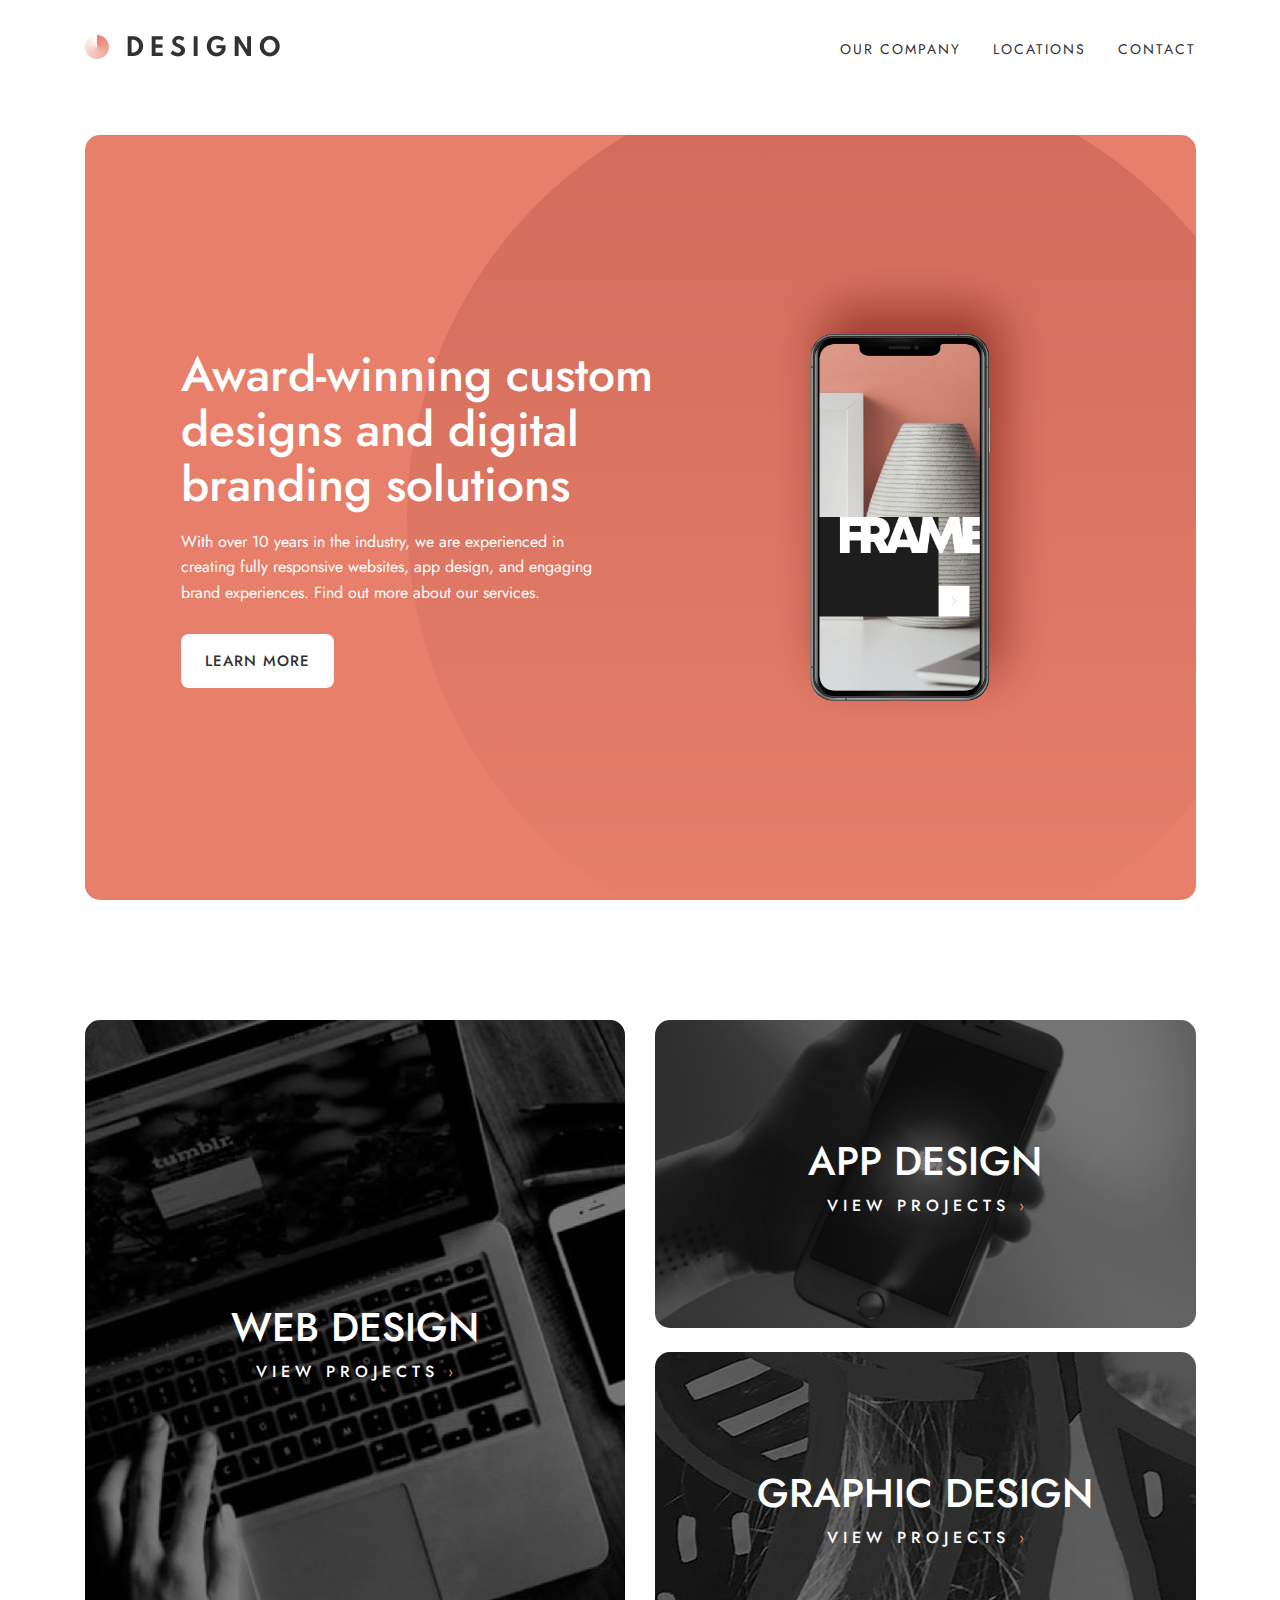
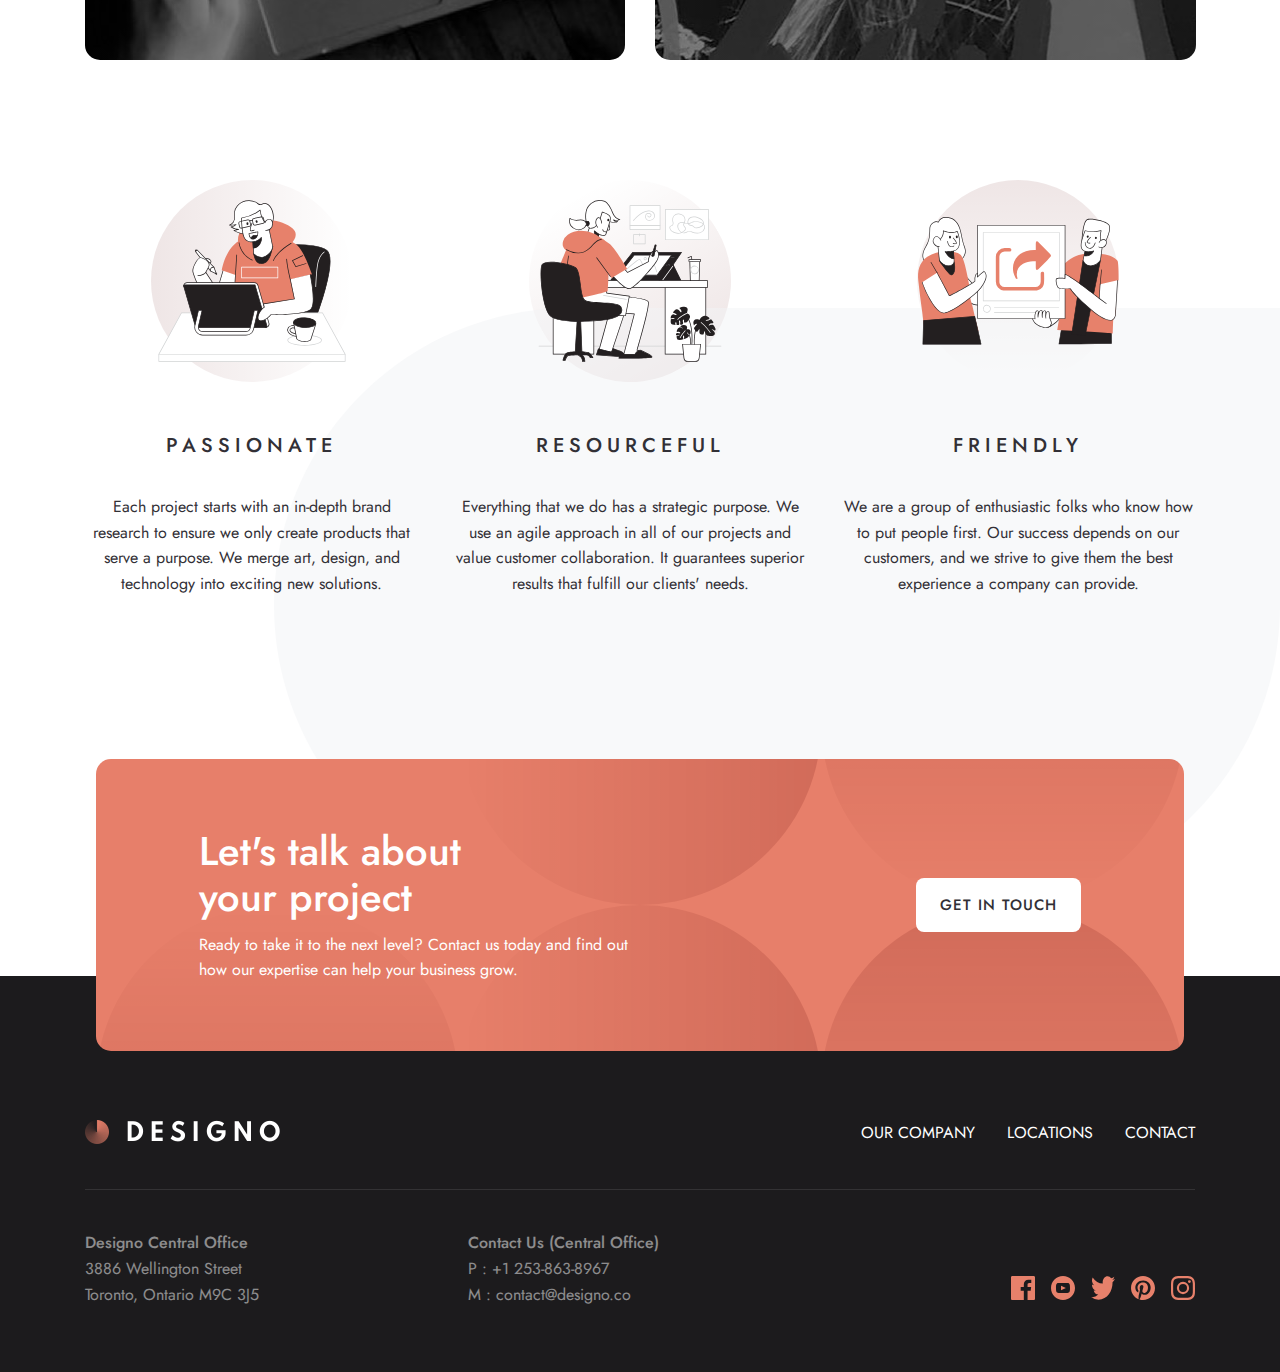
<file: index.html>
<!DOCTYPE html>
<html lang="en">

<head>
  <meta charset="UTF-8">
  <meta name="viewport" content="width=device-width, initial-scale=1.0">

  <link rel="icon" type="image/png" sizes="32x32" href="./assets/favicon-32x32.png">

  <title>Frontend Mentor | Designo Agency Website Challenge</title>
  <link rel="preconnect" href="https://fonts.googleapis.com">
  <link rel="preconnect" href="https://fonts.gstatic.com" crossorigin>
  <link href="https://fonts.googleapis.com/css2?family=Jost:wght@400;500&display=swap" rel="stylesheet">
  <link rel="stylesheet" href="style.css">
</head>

<body>

  <!-- Header -->
  <header id="header">
    <div class="container">
      <div class="header-flex">
        <div>
          <a href="index.html" class="logo-link">
            <img src="./assets/shared/desktop/logo-dark.png" alt="Designo logo with symbol" class="logo">
          </a>
        </div>

        <div class="menu-btn">
          <button aria-label="Open navigation" id="open-btn" class="btn open-btn">
            <img src="./assets/shared/mobile/icon-hamburger.svg" alt="Hamburger Icon for Menu Opening">
          </button>
          <button aria-label="Close navigation" id="close-btn" class="btn close-btn">
            <img src="./assets/shared/mobile/icon-close.svg" alt="Close Icon for Menu Closing">
          </button>
        </div>

        <!-- <div class="nav" id="nav"> -->
        <nav id="nav" class="nav">
          <ul class="nav-list">
            <li class="nav-item"><a href="./index.html" class="nav-link">Our Company</a></li>
            <li class="nav-item"><a href="./locations.html" class="nav-link">Locations</a></li>
            <li class="nav-item"><a href="./contact.html" class="nav-link">Contact</a></li>
          </ul>
        </nav>
        <!-- </div> -->
      </div>
    </div>
  </header>

  <main>
    <!-- Hero -->
    <section class="hero container">
      <div class="hero-flex">
        <div class="hero-detail">
          <h1>Award-winning custom designs and digital branding solutions</h1>
          <p>With over 10 years in the industry, we are experienced in creating fully responsive websites, app design,
            and engaging brand experiences. Find out more about our services.</p>
          <a href="./about.html" class="btn btn-white">Learn more</a>
        </div>

        <img src="./assets/home/desktop/image-hero-phone.png" alt="" class="hero-image">
      </div>
    </section>

    <!-- Project -->
    <section class="project-section">
      <div class="container">
        <div class="project-grid">
          <a href="./web-design.html" class="project web-project">
            <h3>Web Design</h3>
            <p>View Projects <img class="right-arrow" src="./assets/shared/desktop/icon-right-arrow.svg" alt=""></p>
          </a>

          <a href="./app-design.html" class="project app-project">
            <h3>App Design</h3>
            <p>View Projects <img class="right-arrow" src="./assets/shared/desktop/icon-right-arrow.svg" alt="right arrow"></p>
          </a>

          <a href="./graphic-design.html" class="project graphic-project">
            <h3>Graphic Design</h3>
            <p>View Projects <img class="right-arrow" src="./assets/shared/desktop/icon-right-arrow.svg" alt="right arrow"></p>
          </a>

        </div>
      </div>
    </section>

    <!-- Feature -->
    <section class="feature-section">
      <div class="container">
        <div class="features">
          <div class="feature">
            <div class="feature-image feature-image-passionate">
              <img src="./assets/home/desktop/illustration-passionate.svg" alt="">
            </div>

            <div class="feature-detail">
              <h4>Passionate</h4>
              <p>Each project starts with an in-depth brand research to ensure we only create products that serve a
                purpose. We merge art, design, and technology into exciting new solutions.</p>
            </div>
          </div>

          <div class="feature">
            <div class="feature-image feature-image-resourceful">
              <img src="./assets/home/desktop/illustration-resourceful.svg" alt="">
            </div>

            <div class="feature-detail">
              <h4>Resourceful</h4>
              <p>Everything that we do has a strategic purpose. We use an agile approach in all of our projects and
                value customer collaboration. It guarantees superior results that fulfill our clients' needs.</p>
            </div>
          </div>

          <div class="feature">
            <div class="feature-image feature-image-friendly">
              <img src="./assets/home/desktop/illustration-friendly.svg" alt="">
            </div>

            <div class="feature-detail">
              <h4>Friendly</h4>
              <p>We are a group of enthusiastic folks who know how to put people first. Our success depends on our
                customers, and we strive to give them the best experience a company can provide.</p>
            </div>
          </div>
        </div>
      </div>
    </section>
  </main>

  <footer>
    <div class="container">
      <section class="get-in-touch-section">
        <div class="container">
          <div class="get-in-touch">
            <div class="get-in-touch-detail">
              <h2>Let's talk about your project</h2>
              <p>Ready to take it to the next level? Contact us today and find out how our expertise can help your
                business
                grow.</p>
            </div>
            <a href="./contact.html" class="btn btn-white">Get in touch</a>
          </div>
        </div>
      </section>

      <div class="footer-grid">
        <div class="footer-grid-main">
          <a class="logo-link" href="">
            <img src="./assets/shared/desktop/logo-light.png" alt="Company logo" class="logo">
          </a>

          <div class="partition"></div>

          <div class="menu">
            <ul class="footer-list">
              <li class="footer-item"><a class="footer-link" href="./index.html">Our Company</a></li>
              <li class="footer-item"><a class="footer-link" href="./locations.html">Locations</a></li>
              <li class="footer-item"><a class="footer-link" href="./contact.html">Contact</a></li>
            </ul>
          </div>
        </div>

        <div class="address">
          <h5>Designo Central Office</h5>
          <p>3886 Wellington Street</p>
          <p>Toronto, Ontario M9C 3J5</p>
        </div>

        <div class="contact-us">
          <h5>Contact Us (Central Office)</h5>
          <p>P : +1 253-863-8967</p>
          <p>M : contact@designo.co</p>
        </div>

        <div class="social-icons">
          <ul class="social-list">
            <li class="social-item"><a class="social-link" href="#"><img src="./assets/shared/desktop/icon-facebook.svg"
                  alt="facebook logo"></a></li>
            <li class="social-item"><a class="social-link" href="#"><img src="./assets/shared/desktop/icon-youtube.svg"
                  alt="youtube logo"></a></li>
            <li class="social-item"><a class="social-link" href="#"><img src="./assets/shared/desktop/icon-twitter.svg"
                  alt="twitter logo"></a></li>
            <li class="social-item"><a class="social-link" href="#"><img src="./assets/shared/desktop/icon-pinterest.svg"
                  alt="pinterest logo"></a></li>
            <li class="social-item"><a class="social-link" href="#"><img src="./assets/shared/desktop/icon-instagram.svg"
                  alt="instagram logo"></a></li>
          </ul>
        </div>
      </div>

    </div>
  </footer>

  <script src="./index.js"></script>
</body>

</html>
</file>
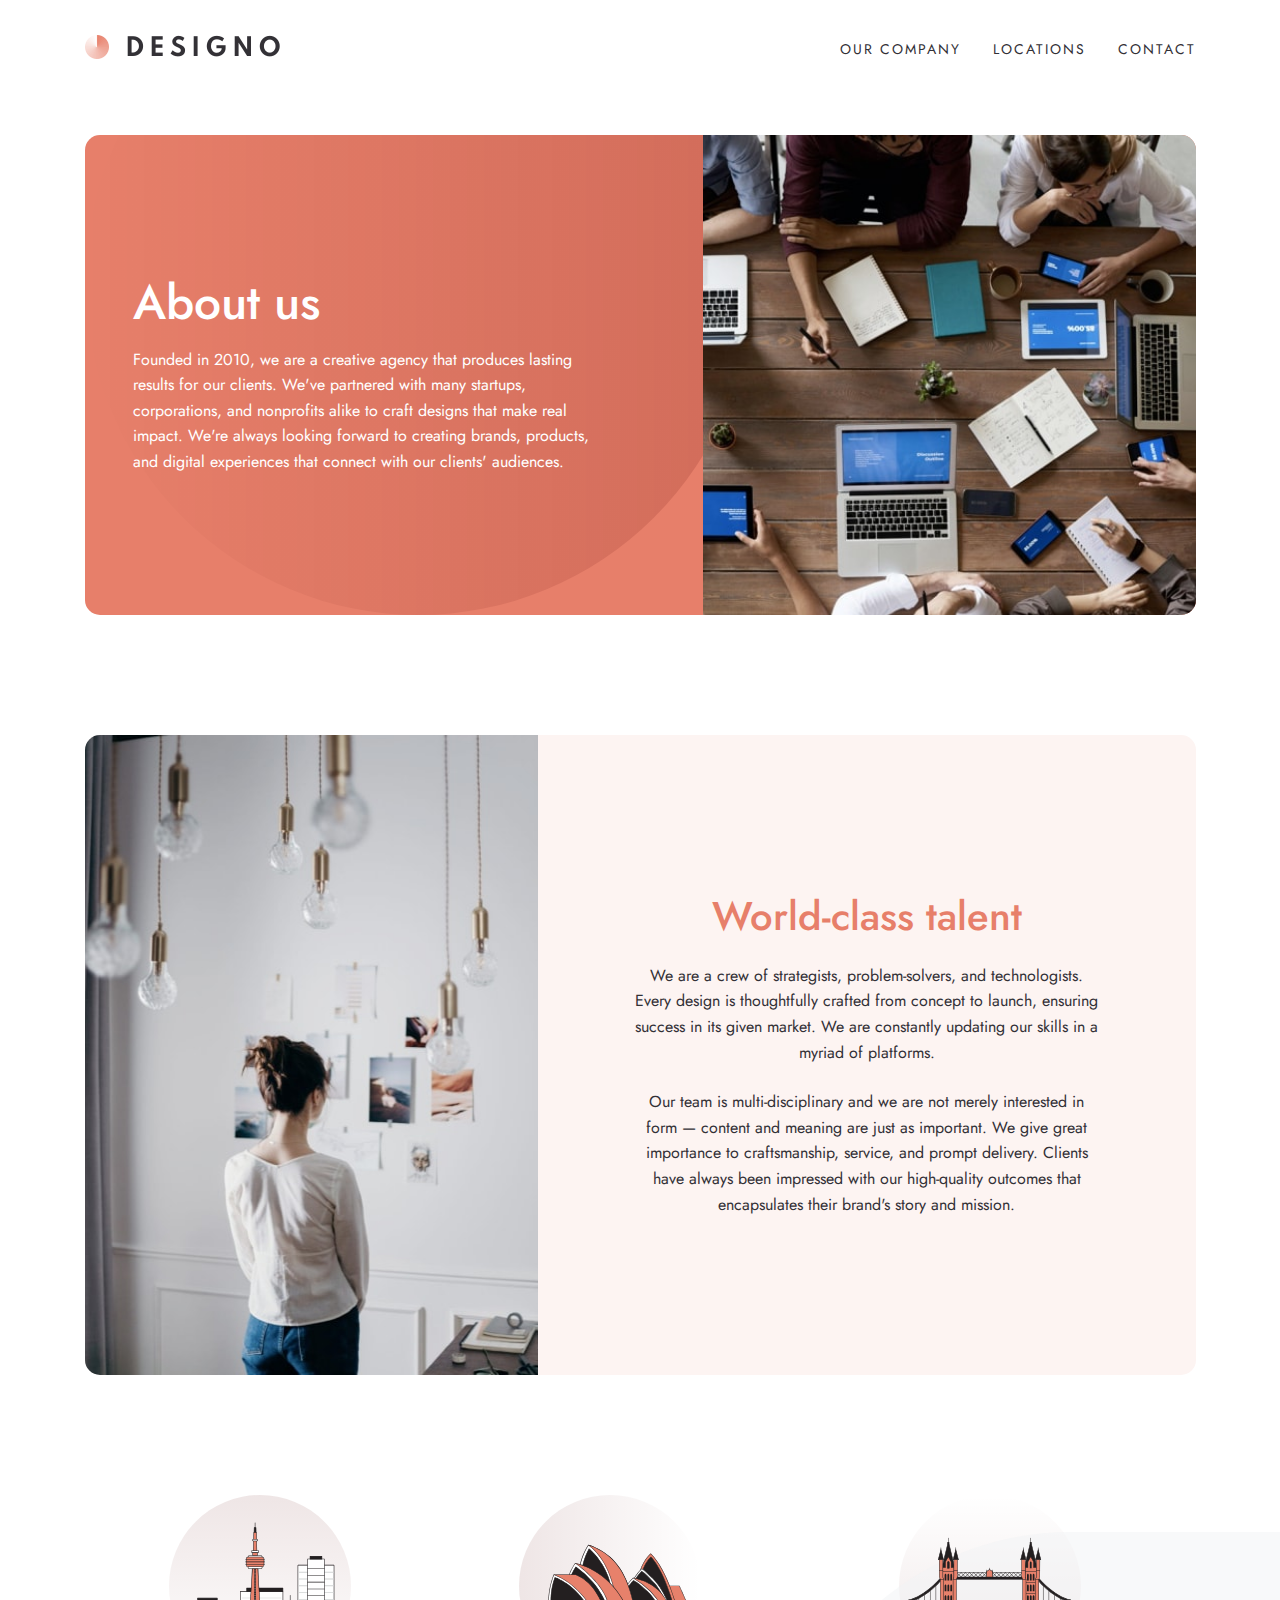
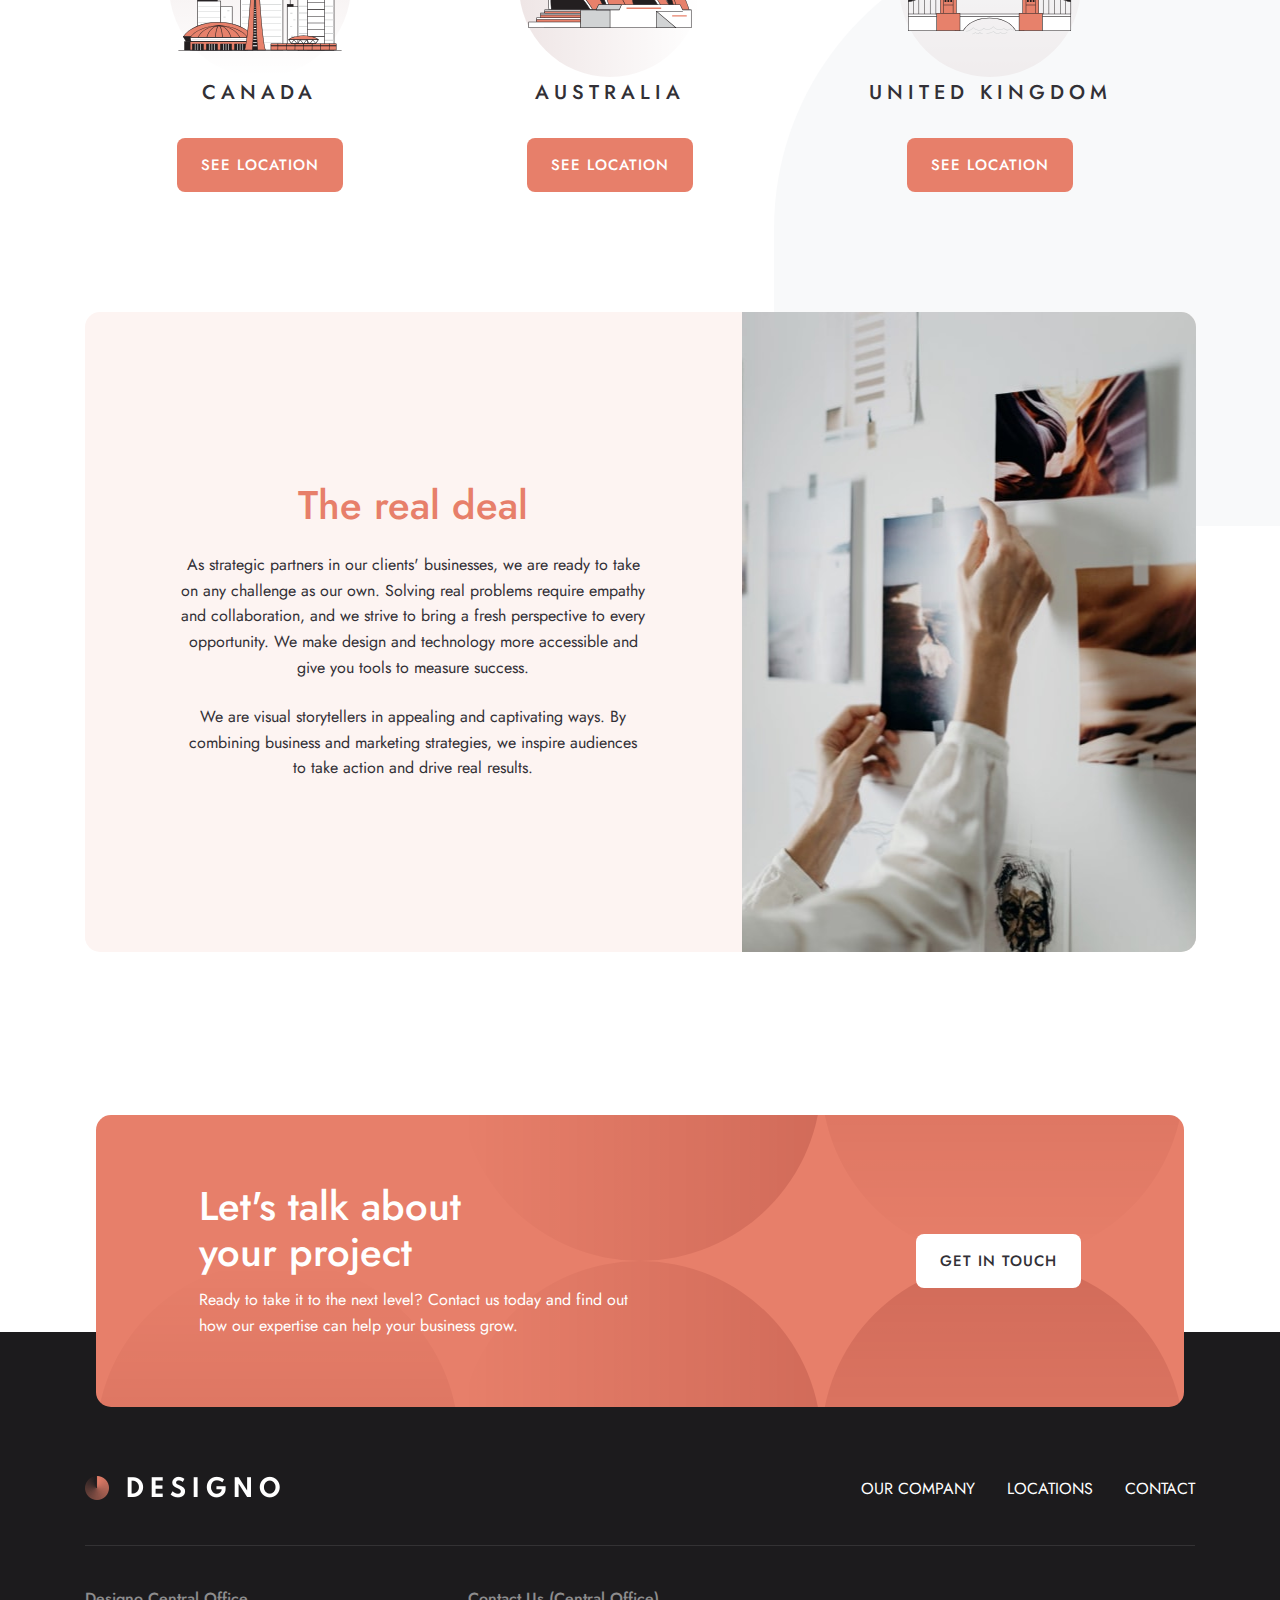
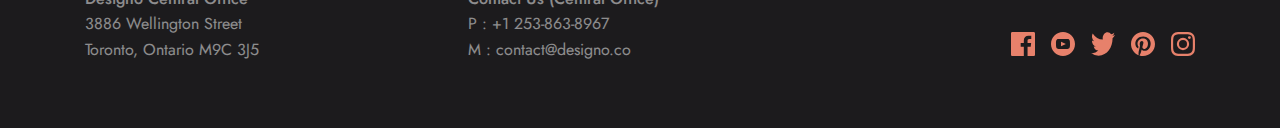
<file: about.html>
<!DOCTYPE html>
<html lang="en">

<head>
  <meta charset="UTF-8">
  <meta name="viewport" content="width=device-width, initial-scale=1.0">

  <link rel="icon" type="image/png" sizes="32x32" href="./assets/favicon-32x32.png">

  <title>Frontend Mentor | Designo Agency Website Challenge</title>
  <link rel="preconnect" href="https://fonts.googleapis.com">
  <link rel="preconnect" href="https://fonts.gstatic.com" crossorigin>
  <link href="https://fonts.googleapis.com/css2?family=Jost:wght@400;500&display=swap" rel="stylesheet">
  <link rel="stylesheet" href="style.css">
</head>

<body>

  <!-- Header -->
  <header id="header">
    <div class="container">
      <div class="header-flex">
        <div>
          <a href="index.html" class="logo-link">
            <img src="./assets/shared/desktop/logo-dark.png" alt="Designo logo with symbol" class="logo">
          </a>
        </div>

        <div class="menu-btn">
          <button aria-label="Open navigation" id="open-btn" class="btn open-btn">
            <img src="./assets/shared/mobile/icon-hamburger.svg" alt="Hamburger Icon for Menu Opening">
          </button>
          <button aria-label="Close navigation" id="close-btn" class="btn close-btn">
            <img src="./assets/shared/mobile/icon-close.svg" alt="Close Icon for Menu Closing">
          </button>
        </div>

        <!-- <div class="nav" id="nav"> -->
        <nav id="nav" class="nav">
          <ul class="nav-list">
            <li class="nav-item"><a href="./index.html" class="nav-link">Our Company</a></li>
            <li class="nav-item"><a href="./locations.html" class="nav-link">Locations</a></li>
            <li class="nav-item"><a href="./contact.html" class="nav-link">Contact</a></li>
          </ul>
        </nav>
        <!-- </div> -->
      </div>
    </div>
  </header>

  <main>
    <!-- Hero -->
    <section class="hero-about container">
      <div class="hero-flex hero-about-flex">
        <div class="hero-image-container">
        </div>
        <div class="hero-detail hero-about-detail">
          <h1>About us</h1>
          <p>Founded in 2010, we are a creative agency that produces lasting results for our clients.
            We've partnered with many startups, corporations, and nonprofits alike to craft designs
            that make real impact. We're always looking forward to creating brands, products, and
            digital experiences that connect with our clients' audiences.</p>
        </div>
      </div>
    </section>

    <div class="card-2 about-card container">
      <div class="world-class-image">
      </div>
      <div class="about-card-detail">
        <h2>World-class talent</h2>
        <p>We are a crew of strategists, problem-solvers, and technologists. Every design is thoughtfully
          crafted from concept to launch, ensuring success in its given market. We are constantly updating
          our skills in a myriad of platforms.</p>
        <p>Our team is multi-disciplinary and we are not merely interested in form — content and meaning
          are just as important. We give great importance to craftsmanship, service, and prompt delivery.
          Clients have always been impressed with our high-quality outcomes that encapsulates their
          brand's story and mission.</p>
      </div>
    </div>

    <section class="location-section">
      <div class="container">
        <div class="location-flex">
          <div class="location">
            <div class="canada-bg">
              <img src="./assets/shared/desktop/illustration-canada.svg" alt="Canada">
            </div>
            <h4>Canada</h4>
            <a href="./locations.html" class="btn btn-color">See location</a>
          </div>

          <div class="location">
            <div class="australia-bg">
              <img src="./assets/shared/desktop/illustration-australia.svg" alt="opera house sydney">
            </div>
            <h4>Australia</h4>
            <a href="./locations.html" class="btn btn-color">See location</a>
          </div>

          <div class="location">
            <div class="uk-bg">
              <img src="./assets/shared/desktop/illustration-united-kingdom.svg" alt="golden bridge london" class="uk-bg">
            </div>
            <h4>United Kingdom</h4>
            <a href="./locations.html" class="btn btn-color">See location</a>
          </div>
        </div>
      </div>
    </section>

    <div class="card-2 about-card container reverse-card-2">
      <div class="real-deal-image">
      </div>
      <div class="about-card-detail">
        <h2>The real deal</h2>
        <p>As strategic partners in our clients' businesses, we are ready to take on any challenge as our own.
          Solving real problems require empathy and collaboration, and we strive to bring a fresh perspective to every
          opportunity. We make design and technology more accessible and give you tools to measure success.</p>
        <p>We are visual storytellers in appealing and captivating ways. By combining business and marketing strategies,
          we inspire audiences to take action and drive real results.</p>
      </div>
    </div>

  </main>

  <footer class="footer-half-leaf">
    <div class="container">
      <section class="get-in-touch-section">
        <div class="container">
          <div class="get-in-touch">
            <div class="get-in-touch-detail">
              <h2>Let's talk about your project</h2>
              <p>Ready to take it to the next level? Contact us today and find out how our expertise can help your
                business grow.</p>
            </div>
            <a href="./contact.html" class="btn btn-white">Get in touch</a>
          </div>
        </div>
      </section>

      <div class="footer-grid">
        <div class="footer-grid-main">
          <a class="logo-link" href="./index.html">
            <img src="./assets/shared/desktop/logo-light.png" alt="Company logo" class="logo">
          </a>

          <div class="partition"></div>

          <div class="menu">
            <ul class="footer-list">
              <li class="footer-item"><a class="footer-link" href="./index.html">Our Company</a></li>
              <li class="footer-item"><a class="footer-link" href="./locations.html">Locations</a></li>
              <li class="footer-item"><a class="footer-link" href="./contact.html">Contact</a></li>
            </ul>
          </div>
        </div>

        <div class="address">
          <h5>Designo Central Office</h5>
          <p>3886 Wellington Street</p>
          <p>Toronto, Ontario M9C 3J5</p>
        </div>

        <div class="contact-us">
          <h5>Contact Us (Central Office)</h5>
          <p>P : +1 253-863-8967</p>
          <p>M : contact@designo.co</p>
        </div>

        <div class="social-icons">
          <ul class="social-list">
            <li class="social-item"><a class="social-link" href="#"><img src="./assets/shared/desktop/icon-facebook.svg"
                  alt="facebook logo"></a></li>
            <li class="social-item"><a class="social-link" href="#"><img src="./assets/shared/desktop/icon-youtube.svg"
                  alt="youtube logo"></a></li>
            <li class="social-item"><a class="social-link" href="#"><img src="./assets/shared/desktop/icon-twitter.svg"
                  alt="twitter logo"></a></li>
            <li class="social-item"><a class="social-link" href="#"><img src="./assets/shared/desktop/icon-pinterest.svg"
                  alt="pinterest logo"></a></li>
            <li class="social-item"><a class="social-link" href="#"><img src="./assets/shared/desktop/icon-instagram.svg"
                  alt="instagram logo"></a></li>
          </ul>
        </div>
      </div>

    </div>
  </footer>

  <script src="./index.js"></script>
</body>

</html>
</file>
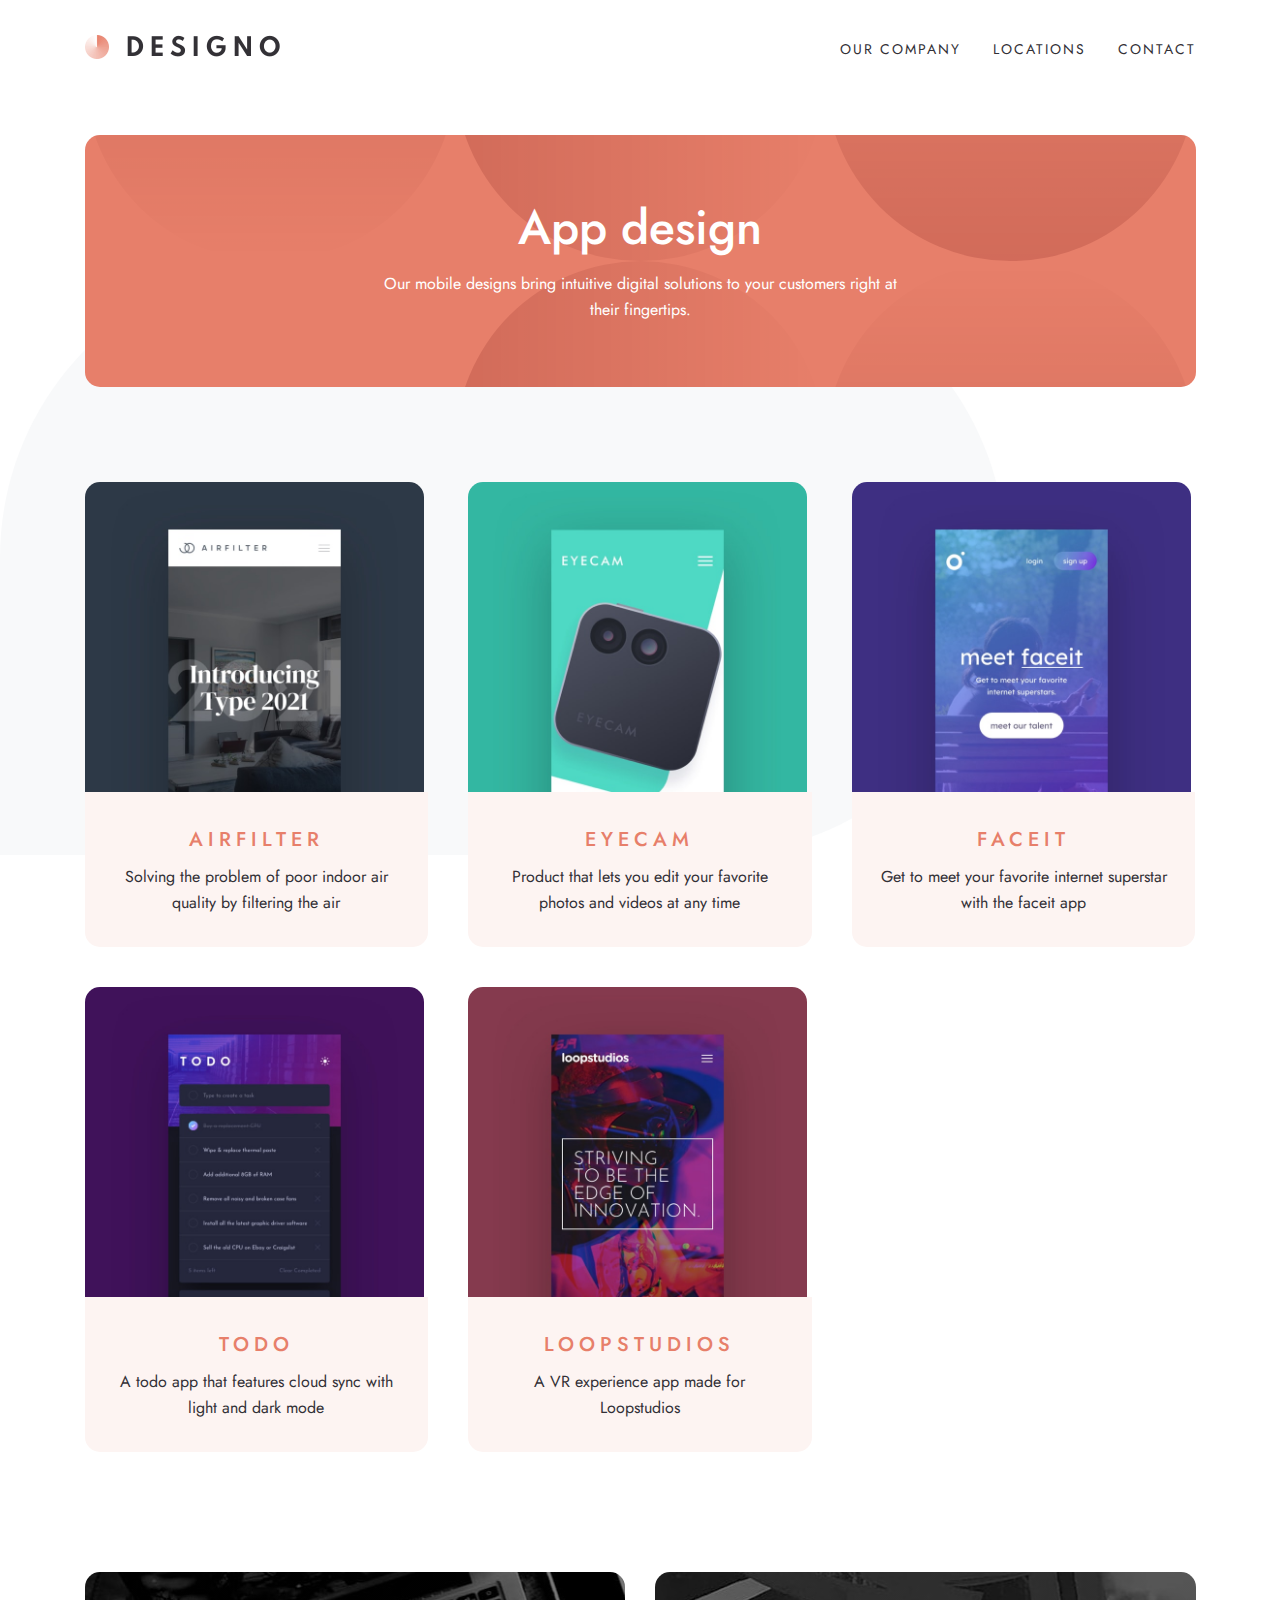
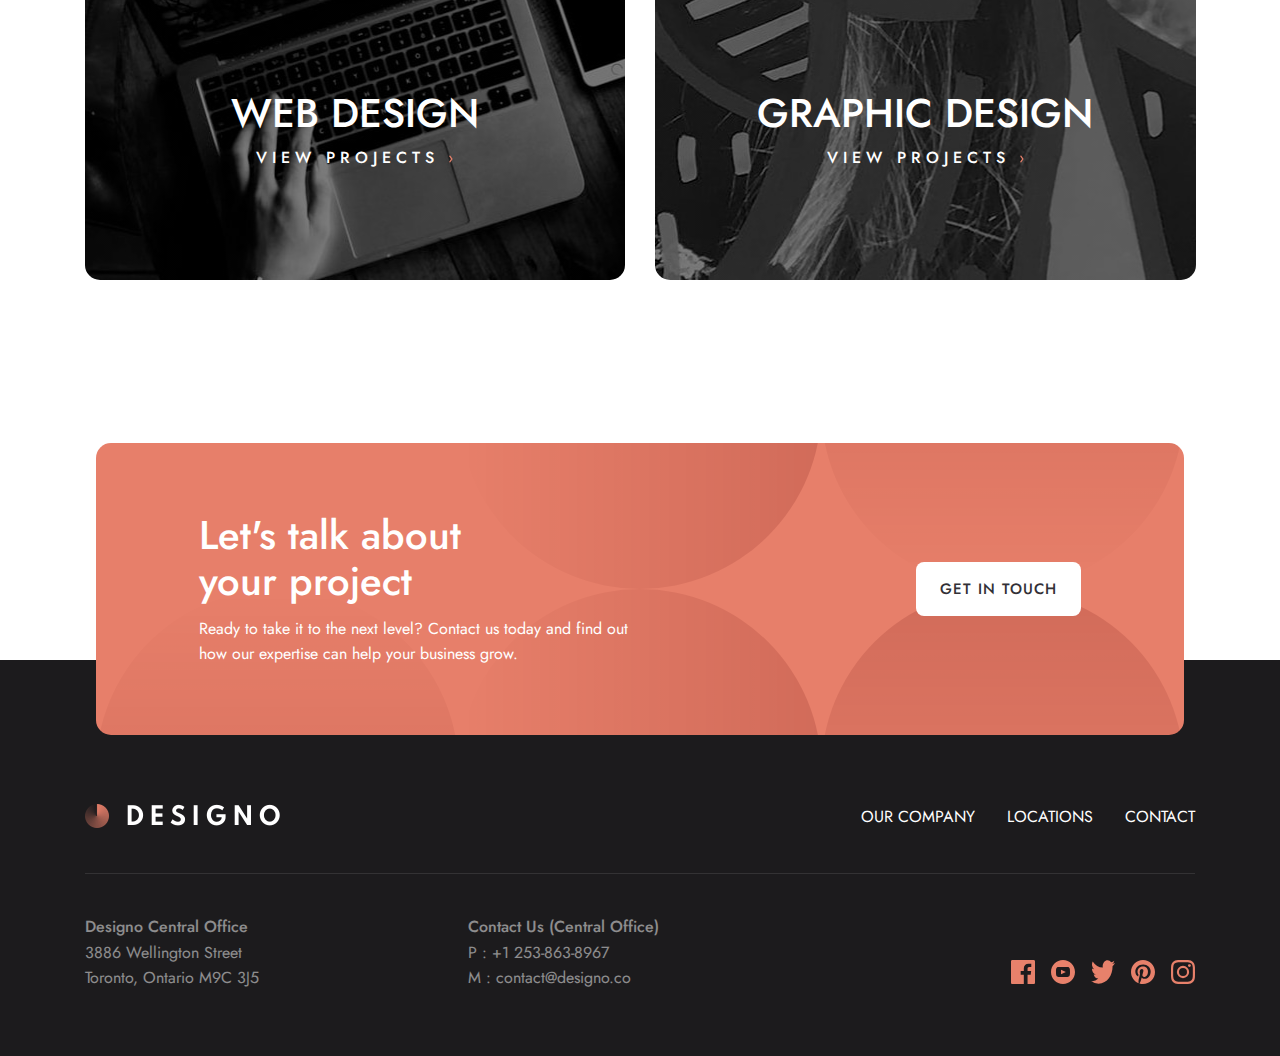
<file: app-design.html>
<!DOCTYPE html>
<html lang="en">

<head>
  <meta charset="UTF-8">
  <meta name="viewport" content="width=device-width, initial-scale=1.0">

  <link rel="icon" type="image/png" sizes="32x32" href="./assets/favicon-32x32.png">

  <title>Frontend Mentor | Designo Agency Website Challenge</title>
  <link rel="preconnect" href="https://fonts.googleapis.com">
  <link rel="preconnect" href="https://fonts.gstatic.com" crossorigin>
  <link href="https://fonts.googleapis.com/css2?family=Jost:wght@400;500&display=swap" rel="stylesheet">
  <link rel="stylesheet" href="style.css">
</head>

<body>

  <!-- Header -->
  <header id="header">
    <div class="container">
      <div class="header-flex">
        <div>
          <a href="index.html" class="logo-link">
            <img src="./assets/shared/desktop/logo-dark.png" alt="Designo logo with symbol" class="logo">
          </a>
        </div>

        <div class="menu-btn">
          <button aria-label="Open navigation" id="open-btn" class="btn open-btn">
            <img src="./assets/shared/mobile/icon-hamburger.svg" alt="Hamburger Icon for Menu Opening">
          </button>
          <button aria-label="Close navigation" id="close-btn" class="btn close-btn">
            <img src="./assets/shared/mobile/icon-close.svg" alt="Close Icon for Menu Closing">
          </button>
        </div>

        <!-- <div class="nav" id="nav"> -->
        <nav id="nav" class="nav">
          <ul class="nav-list">
            <li class="nav-item"><a href="./index.html" class="nav-link">Our Company</a></li>
            <li class="nav-item"><a href="./locations.html" class="nav-link">Locations</a></li>
            <li class="nav-item"><a href="./contact.html" class="nav-link">Contact</a></li>
          </ul>
        </nav>
        <!-- </div> -->
      </div>
    </div>
  </header>

  <main class="main-leaf secondary-main">
    <!-- Hero -->
    <section class="hero container small-hero">
      <div class="hero-flex">
        <div class="hero-detail">
          <h1>App design</h1>
          <p>Our mobile designs bring intuitive digital solutions to your customers right at their fingertips.</p>
        </div>
      </div>
    </section>

    <!-- Card -->
    <section class="card-section">
      <div class="container">
        <div class="card-grid">
          <div class="card">
            <div class="card-image-container">
              <img src="./assets/app-design/desktop/image-airfilter.jpg" alt="Airfilter app" class="card-image">
            </div>
            <div class="card-detail">
              <h4>Airfilter</h4>
              <p>Solving the problem of poor indoor air quality by filtering the air</p>
            </div>
          </div>

          <div class="card">
            <div class="card-image-container">
              <img src="./assets/app-design/desktop/image-eyecam.jpg" alt="eyecam app" class="card-image">
            </div>
            <div class="card-detail">
              <h4>Eyecam</h4>
              <p>Product that lets you edit your favorite photos and videos at any time</p>
            </div>
          </div>

          <div class="card">
            <div class="card-image-container">
              <img src="./assets/app-design/desktop/image-faceit.jpg" alt="faceit app" class="card-image">
            </div>
            <div class="card-detail">
              <h4>Faceit</h4>
              <p>Get to meet your favorite internet superstar with the faceit app</p>
            </div>
          </div>

          <div class="card">
            <div class="card-image-container">
              <img src="./assets/app-design/desktop/image-todo.jpg" alt="todo app" class="card-image">
            </div>
            <div class="card-detail">
              <h4>Todo</h4>
              <p>A todo app that features cloud sync with light and dark mode</p>
            </div>
          </div>

          <div class="card">
            <div class="card-image-container">
              <img src="./assets/app-design/desktop/image-loopstudios.jpg" alt="Loopstudios app" class="card-image">
            </div>
            <div class="card-detail">
              <h4>Loopstudios</h4>
              <p>A VR experience app made for Loopstudios</p>
            </div>
          </div>
        </div>
      </div>
    </section>

    <!-- Project -->
    <section class="project-section">
      <div class="container">
        <div class="project-grid grid-row-2 project-grid-app">
          <a href="./web-design.html" class="project web-project small-web-project">
            <h3>Web Design</h3>
            <p>View Projects <img class="right-arrow" src="./assets/shared/desktop/icon-right-arrow.svg" alt="right arrow"></p>
          </a>

          <a href="./graphic-design.html" class="project graphic-project">
            <h3>Graphic Design</h3>
            <p>View Projects <img class="right-arrow" src="./assets/shared/desktop/icon-right-arrow.svg" alt="right arrow"></p>
          </a>
        </div>
      </div>
    </section>
  </main>

  <footer class="secondary-footer">
    <div class="container">
      <section class="get-in-touch-section">
        <div class="container">
          <div class="get-in-touch">
            <div class="get-in-touch-detail">
              <h2>Let's talk about your project</h2>
              <p>Ready to take it to the next level? Contact us today and find out how our expertise can help your
                business
                grow.</p>
            </div>
            <a href="./contact.html" class="btn btn-white">Get in touch</a>
          </div>
        </div>
      </section>

      <div class="footer-grid">
        <div class="footer-grid-main">
          <a class="logo-link" href="./index.html">
            <img src="./assets/shared/desktop/logo-light.png" alt="Company logo" class="logo">
          </a>

          <div class="partition"></div>

          <div class="menu">
            <ul class="footer-list">
              <li class="footer-item"><a class="footer-link" href="./index.html">Our Company</a></li>
              <li class="footer-item"><a class="footer-link" href="./locations.html">Locations</a></li>
              <li class="footer-item"><a class="footer-link" href="./contact.html">Contact</a></li>
            </ul>
          </div>
        </div>

        <div class="address">
          <h5>Designo Central Office</h5>
          <p>3886 Wellington Street</p>
          <p>Toronto, Ontario M9C 3J5</p>
        </div>

        <div class="contact-us">
          <h5>Contact Us (Central Office)</h5>
          <p>P : +1 253-863-8967</p>
          <p>M : contact@designo.co</p>
        </div>

        <div class="social-icons">
          <ul class="social-list">
            <li class="social-item"><a class="social-link" href="#"><img src="./assets/shared/desktop/icon-facebook.svg"
                  alt="facebook logo"></a></li>
            <li class="social-item"><a class="social-link" href="#"><img src="./assets/shared/desktop/icon-youtube.svg"
                  alt="youtube logo"></a></li>
            <li class="social-item"><a class="social-link" href="#"><img src="./assets/shared/desktop/icon-twitter.svg"
                  alt="twitter logo"></a></li>
            <li class="social-item"><a class="social-link" href="#"><img src="./assets/shared/desktop/icon-pinterest.svg"
                  alt="pinterest logo"></a></li>
            <li class="social-item"><a class="social-link" href="#"><img src="./assets/shared/desktop/icon-instagram.svg"
                  alt="instagram logo"></a></li>
          </ul>
        </div>
      </div>

    </div>
  </footer>

  <script src="./index.js"></script>
</body>

</html>
</file>
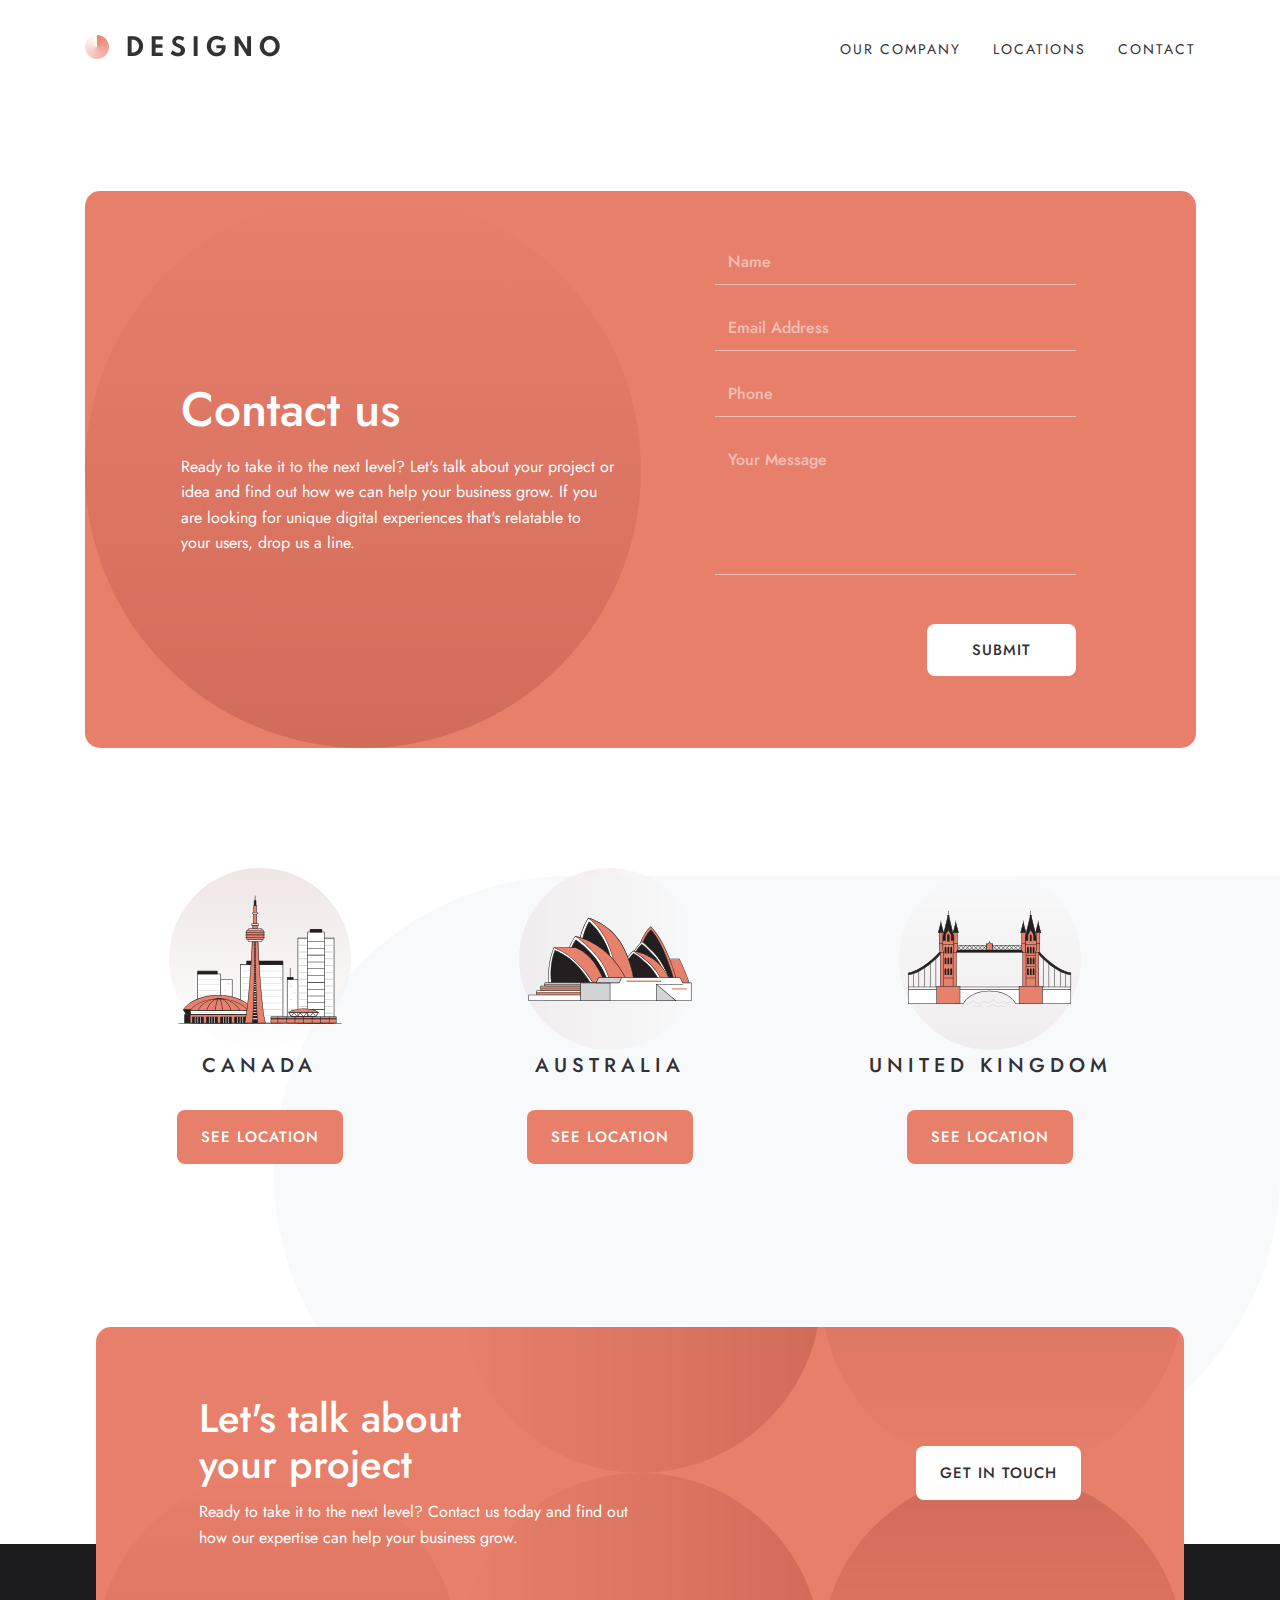
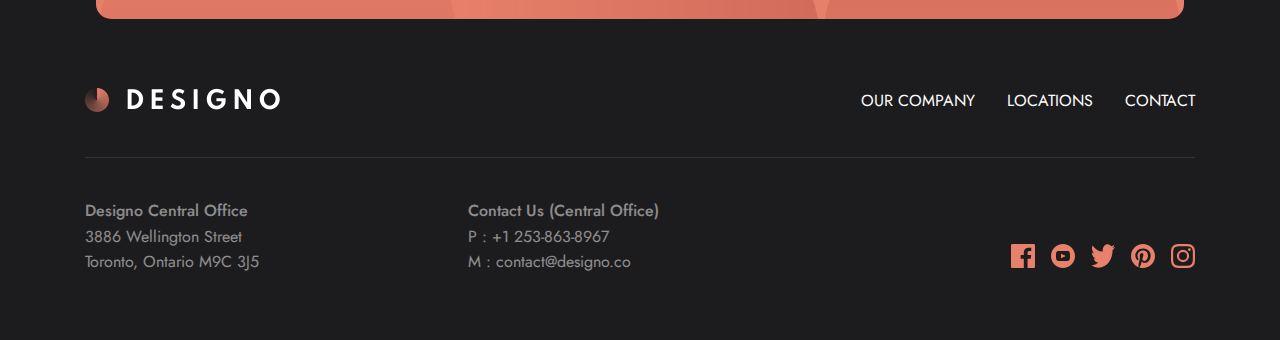
<file: contact.html>
<!DOCTYPE html>
<html lang="en">

<head>
  <meta charset="UTF-8">
  <meta name="viewport" content="width=device-width, initial-scale=1.0">

  <link rel="icon" type="image/png" sizes="32x32" href="./assets/favicon-32x32.png">

  <title>Frontend Mentor | Designo Agency Website Challenge</title>
  <link rel="preconnect" href="https://fonts.googleapis.com">
  <link rel="preconnect" href="https://fonts.gstatic.com" crossorigin>
  <link href="https://fonts.googleapis.com/css2?family=Jost:wght@400;500&display=swap" rel="stylesheet">
  <link rel="stylesheet" href="style.css">
</head>

<body>

  <!-- Header -->
  <header id="header">
    <div class="container">
      <div class="header-flex">
        <div>
          <a href="index.html" class="logo-link">
            <img src="./assets/shared/desktop/logo-dark.png" alt="Designo logo with symbol" class="logo">
          </a>
        </div>

        <div class="menu-btn">
          <button aria-label="Open navigation" id="open-btn" class="btn open-btn">
            <img src="./assets/shared/mobile/icon-hamburger.svg" alt="Hamburger Icon for Menu Opening">
          </button>
          <button aria-label="Close navigation" id="close-btn" class="btn close-btn">
            <img src="./assets/shared/mobile/icon-close.svg" alt="Close Icon for Menu Closing">
          </button>
        </div>

        <!-- <div class="nav" id="nav"> -->
        <nav id="nav" class="nav">
          <ul class="nav-list">
            <li class="nav-item"><a href="./index.html" class="nav-link">Our Company</a></li>
            <li class="nav-item"><a href="./locations.html" class="nav-link">Locations</a></li>
            <li class="nav-item"><a href="./contact.html" class="nav-link">Contact</a></li>
          </ul>
        </nav>
        <!-- </div> -->
      </div>
    </div>
  </header>

  <main>
    <!-- Hero -->
    <section class="hero-about contact container">
      <div class="hero-flex hero-about-flex">
        <div class="hero-detail hero-about-detail">
          <h1>Contact us</h1>
          <p>Ready to take it to the next level? Let's talk about your project or idea and find out how
            we can help your business grow. If you are looking for unique digital experiences that's
            relatable to your users, drop us a line.</p>
        </div>

        <form action="" class="hero-form">
          <div class="input-container">
            <input type="text" id="name" placeholder="Name" aria-describedby="name-validation" required>
            <span id="name-validation" aria-live="assertive" class="validation-message"></span>
          </div>

          <div class="input-container">
            <input type="email" placeholder="Email Address" aria-describedby="email-validation" required>
            <span id="email-validation" aria-live="assertive" class="validation-message"></span>
          </div>

          <div class="input-container">
            <input type="tel" placeholder="Phone" aria-describedby="tel-validation" required>
            <span id="tel-validation" aria-live="assertive" class="validation-message"></span>
          </div>

          <div class="input-container">
            <textarea name="" id="" cols="30" rows="5" placeholder="Your Message" aria-describedby="textarea-validation" required></textarea>
            <span id="textarea-validation" aria-live="assertive" class="validation-message"></span>
          </div>

          <button type="submit" class="btn btn-white">Submit</button>
        </form>
      </div>
    </section>

    <section class="location-section">
      <div class="container">
        <div class="location-flex">
          <div class="location">
            <div class="canada-bg">
              <img src="./assets/shared/desktop/illustration-canada.svg" alt="Canada">
            </div>
            <h4>Canada</h4>
            <a href="./locations.html" class="btn btn-color">See location</a>
          </div>

          <div class="location">
            <div class="australia-bg">
              <img src="./assets/shared/desktop/illustration-australia.svg" alt="opera house sydney">
            </div>
            <h4>Australia</h4>
            <a href="./locations.html" class="btn btn-color">See location</a>
          </div>

          <div class="location">
            <div class="uk-bg">
              <img src="./assets/shared/desktop/illustration-united-kingdom.svg" alt="golden bridge london"
                class="uk-bg">
            </div>
            <h4>United Kingdom</h4>
            <a href="./locations.html" class="btn btn-color">See location</a>
          </div>
        </div>
      </div>
    </section>

  </main>

  <footer class="">
    <div class="container">
      <section class="get-in-touch-section">
        <div class="container">
          <div class="get-in-touch">
            <div class="get-in-touch-detail">
              <h2>Let's talk about your project</h2>
              <p>Ready to take it to the next level? Contact us today and find out how our expertise can help your
                business grow.</p>
            </div>
            <a href="./contact.html" class="btn btn-white">Get in touch</a>
          </div>
        </div>
      </section>

      <div class="footer-grid">
        <div class="footer-grid-main">
          <a class="logo-link" href="./index.html">
            <img src="./assets/shared/desktop/logo-light.png" alt="Company logo" class="logo">
          </a>

          <div class="partition"></div>

          <div class="menu">
            <ul class="footer-list">
              <li class="footer-item"><a class="footer-link" href="./index.html">Our Company</a></li>
              <li class="footer-item"><a class="footer-link" href="./locations.html">Locations</a></li>
              <li class="footer-item"><a class="footer-link" href="./contact.html">Contact</a></li>
            </ul>
          </div>
        </div>

        <div class="address">
          <h5>Designo Central Office</h5>
          <p>3886 Wellington Street</p>
          <p>Toronto, Ontario M9C 3J5</p>
        </div>

        <div class="contact-us">
          <h5>Contact Us (Central Office)</h5>
          <p>P : +1 253-863-8967</p>
          <p>M : contact@designo.co</p>
        </div>

        <div class="social-icons">
          <ul class="social-list">
            <li class="social-item"><a class="social-link" href="#"><img src="./assets/shared/desktop/icon-facebook.svg"
                  alt="facebook logo"></a></li>
            <li class="social-item"><a class="social-link" href="#"><img src="./assets/shared/desktop/icon-youtube.svg"
                  alt="youtube logo"></a></li>
            <li class="social-item"><a class="social-link" href="#"><img src="./assets/shared/desktop/icon-twitter.svg"
                  alt="twitter logo"></a></li>
            <li class="social-item"><a class="social-link" href="#"><img
                  src="./assets/shared/desktop/icon-pinterest.svg" alt="pinterest logo"></a></li>
            <li class="social-item"><a class="social-link" href="#"><img
                  src="./assets/shared/desktop/icon-instagram.svg" alt="instagram logo"></a></li>
          </ul>
        </div>
      </div>

    </div>
  </footer>

  <script src="./index.js"></script>
</body>

</html>
</file>
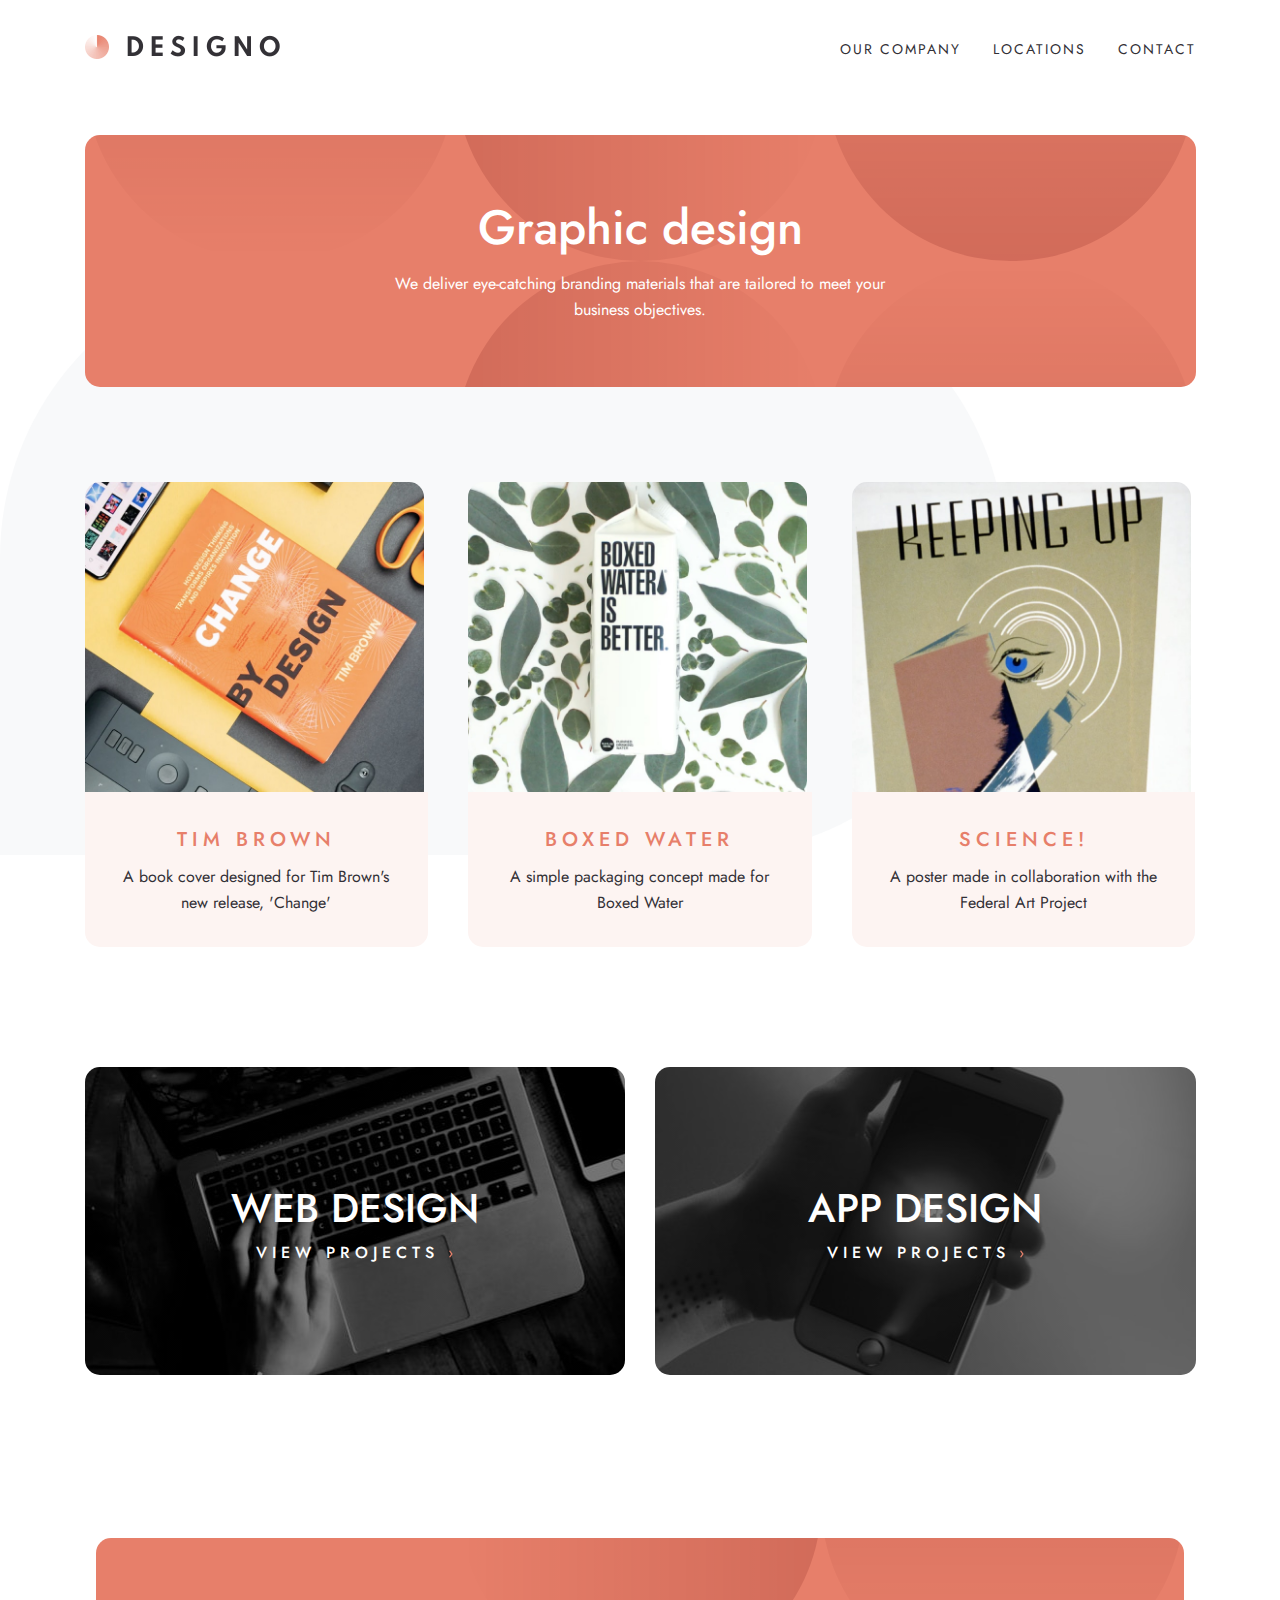
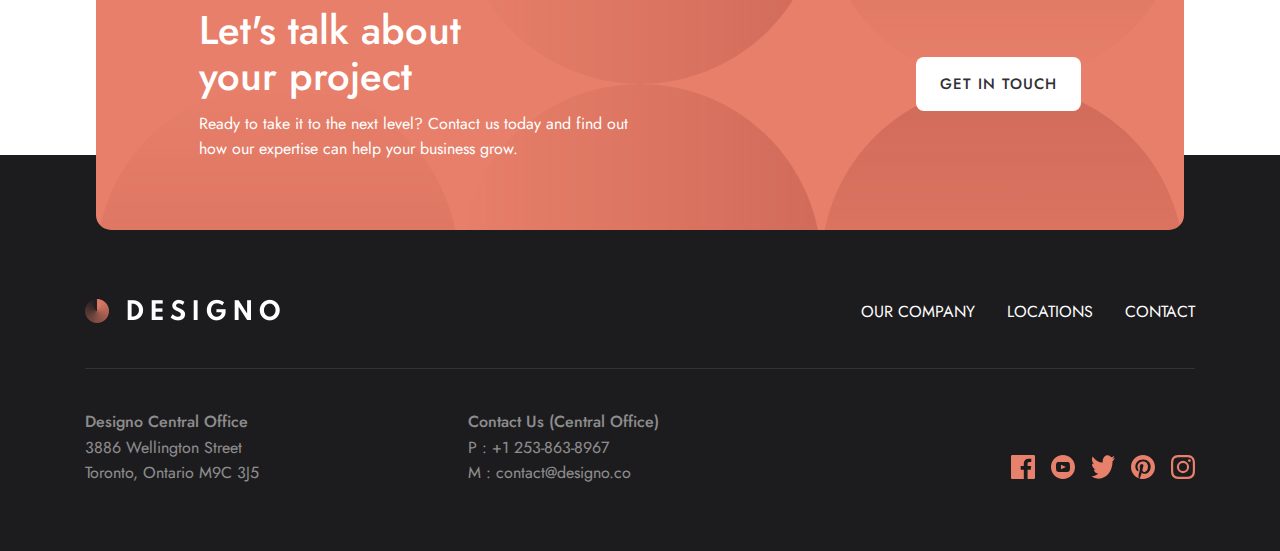
<file: graphic-design.html>
<!DOCTYPE html>
<html lang="en">

<head>
  <meta charset="UTF-8">
  <meta name="viewport" content="width=device-width, initial-scale=1.0">

  <link rel="icon" type="image/png" sizes="32x32" href="./assets/favicon-32x32.png">

  <title>Frontend Mentor | Designo Agency Website Challenge</title>
  <link rel="preconnect" href="https://fonts.googleapis.com">
  <link rel="preconnect" href="https://fonts.gstatic.com" crossorigin>
  <link href="https://fonts.googleapis.com/css2?family=Jost:wght@400;500&display=swap" rel="stylesheet">
  <link rel="stylesheet" href="style.css">
</head>

<body>

  <!-- Header -->
  <header id="header">
    <div class="container">
      <div class="header-flex">
        <div>
          <a href="index.html" class="logo-link">
            <img src="./assets/shared/desktop/logo-dark.png" alt="Designo logo with symbol" class="logo">
          </a>
        </div>

        <div class="menu-btn">
          <button aria-label="Open navigation" id="open-btn" class="btn open-btn">
            <img src="./assets/shared/mobile/icon-hamburger.svg" alt="Hamburger Icon for Menu Opening">
          </button>
          <button aria-label="Close navigation" id="close-btn" class="btn close-btn">
            <img src="./assets/shared/mobile/icon-close.svg" alt="Close Icon for Menu Closing">
          </button>
        </div>

        <!-- <div class="nav" id="nav"> -->
        <nav id="nav" class="nav">
          <ul class="nav-list">
            <li class="nav-item"><a href="./index.html" class="nav-link">Our Company</a></li>
            <li class="nav-item"><a href="./locations.html" class="nav-link">Locations</a></li>
            <li class="nav-item"><a href="./contact.html" class="nav-link">Contact</a></li>
          </ul>
        </nav>
        <!-- </div> -->
      </div>
    </div>
  </header>

  <main class="main-leaf secondary-main">
    <!-- Hero -->
    <section class="hero container small-hero">
      <div class="hero-flex">
        <div class="hero-detail">
          <h1>Graphic design</h1>
          <p>We deliver eye-catching branding materials that are tailored to meet your business objectives.</p>
        </div>
      </div>
    </section>

    <!-- Card -->
    <section class="card-section">
      <div class="container">
        <div class="card-grid">
          <div class="card">
            <div class="card-image-container">
              <img src="./assets/graphic-design/desktop/image-change.jpg" alt="tim brown graphic" class="card-image">
            </div>
            <div class="card-detail">
              <h4>Tim Brown</h4>
              <p>A book cover designed for Tim Brown's new release, 'Change'</p>
            </div>
          </div>

          <div class="card">
            <div class="card-image-container">
              <img src="./assets/graphic-design/desktop/image-boxed-water.jpg" alt="Boxed water graphic" class="card-image">
            </div>
            <div class="card-detail">
              <h4>Boxed water</h4>
              <p>A simple packaging concept made for Boxed Water</p>
            </div>
          </div>

          <div class="card">
            <div class="card-image-container">
              <img src="./assets/graphic-design/desktop/image-science.jpg" alt="science graphic" class="card-image">
            </div>
            <div class="card-detail">
              <h4>Science!</h4>
              <p>A poster made in collaboration with the Federal Art Project</p>
            </div>
          </div>
        </div>
      </div>
    </section>

    <!-- Project -->
    <section class="project-section">
      <div class="container">
        <div class="project-grid grid-row-2 project-grid-graphic">
          <a href="./web-design.html" class="project web-project small-web-project">
            <h3>Web Design</h3>
            <p>View Projects <img class="right-arrow" src="./assets/shared/desktop/icon-right-arrow.svg" alt="right arrow"></p>
          </a>

          <a href="./app-design.html" class="project app-project">
            <h3>App Design</h3>
            <p>View Projects <img class="right-arrow" src="./assets/shared/desktop/icon-right-arrow.svg" alt="right arrow"></p>
          </a>
        </div>
      </div>
    </section>
  </main>

  <footer class="secondary-footer">
    <div class="container">
      <section class="get-in-touch-section">
        <div class="container">
          <div class="get-in-touch">
            <div class="get-in-touch-detail">
              <h2>Let's talk about your project</h2>
              <p>Ready to take it to the next level? Contact us today and find out how our expertise can help your
                business
                grow.</p>
            </div>
            <a href="./contact.html" class="btn btn-white">Get in touch</a>
          </div>
        </div>
      </section>

      <div class="footer-grid">
        <div class="footer-grid-main">
          <a class="logo-link" href="./index.html">
            <img src="./assets/shared/desktop/logo-light.png" alt="Company logo" class="logo">
          </a>

          <div class="partition"></div>

          <div class="menu">
            <ul class="footer-list">
              <li class="footer-item"><a class="footer-link" href="./index.html">Our Company</a></li>
              <li class="footer-item"><a class="footer-link" href="./locations.html">Locations</a></li>
              <li class="footer-item"><a class="footer-link" href="./contact.html">Contact</a></li>
            </ul>
          </div>
        </div>

        <div class="address">
          <h5>Designo Central Office</h5>
          <p>3886 Wellington Street</p>
          <p>Toronto, Ontario M9C 3J5</p>
        </div>

        <div class="contact-us">
          <h5>Contact Us (Central Office)</h5>
          <p>P : +1 253-863-8967</p>
          <p>M : contact@designo.co</p>
        </div>

        <div class="social-icons">
          <ul class="social-list">
            <li class="social-item"><a class="social-link" href="#"><img src="./assets/shared/desktop/icon-facebook.svg"
                  alt="facebook logo"></a></li>
            <li class="social-item"><a class="social-link" href="#"><img src="./assets/shared/desktop/icon-youtube.svg"
                  alt="youtube logo"></a></li>
            <li class="social-item"><a class="social-link" href="#"><img src="./assets/shared/desktop/icon-twitter.svg"
                  alt="twitter logo"></a></li>
            <li class="social-item"><a class="social-link" href="#"><img src="./assets/shared/desktop/icon-pinterest.svg"
                  alt="pinterest logo"></a></li>
            <li class="social-item"><a class="social-link" href="#"><img src="./assets/shared/desktop/icon-instagram.svg"
                  alt="instagram logo"></a></li>
          </ul>
        </div>
      </div>

    </div>
  </footer>

  <script src="./index.js"></script>
</body>

</html>
</file>
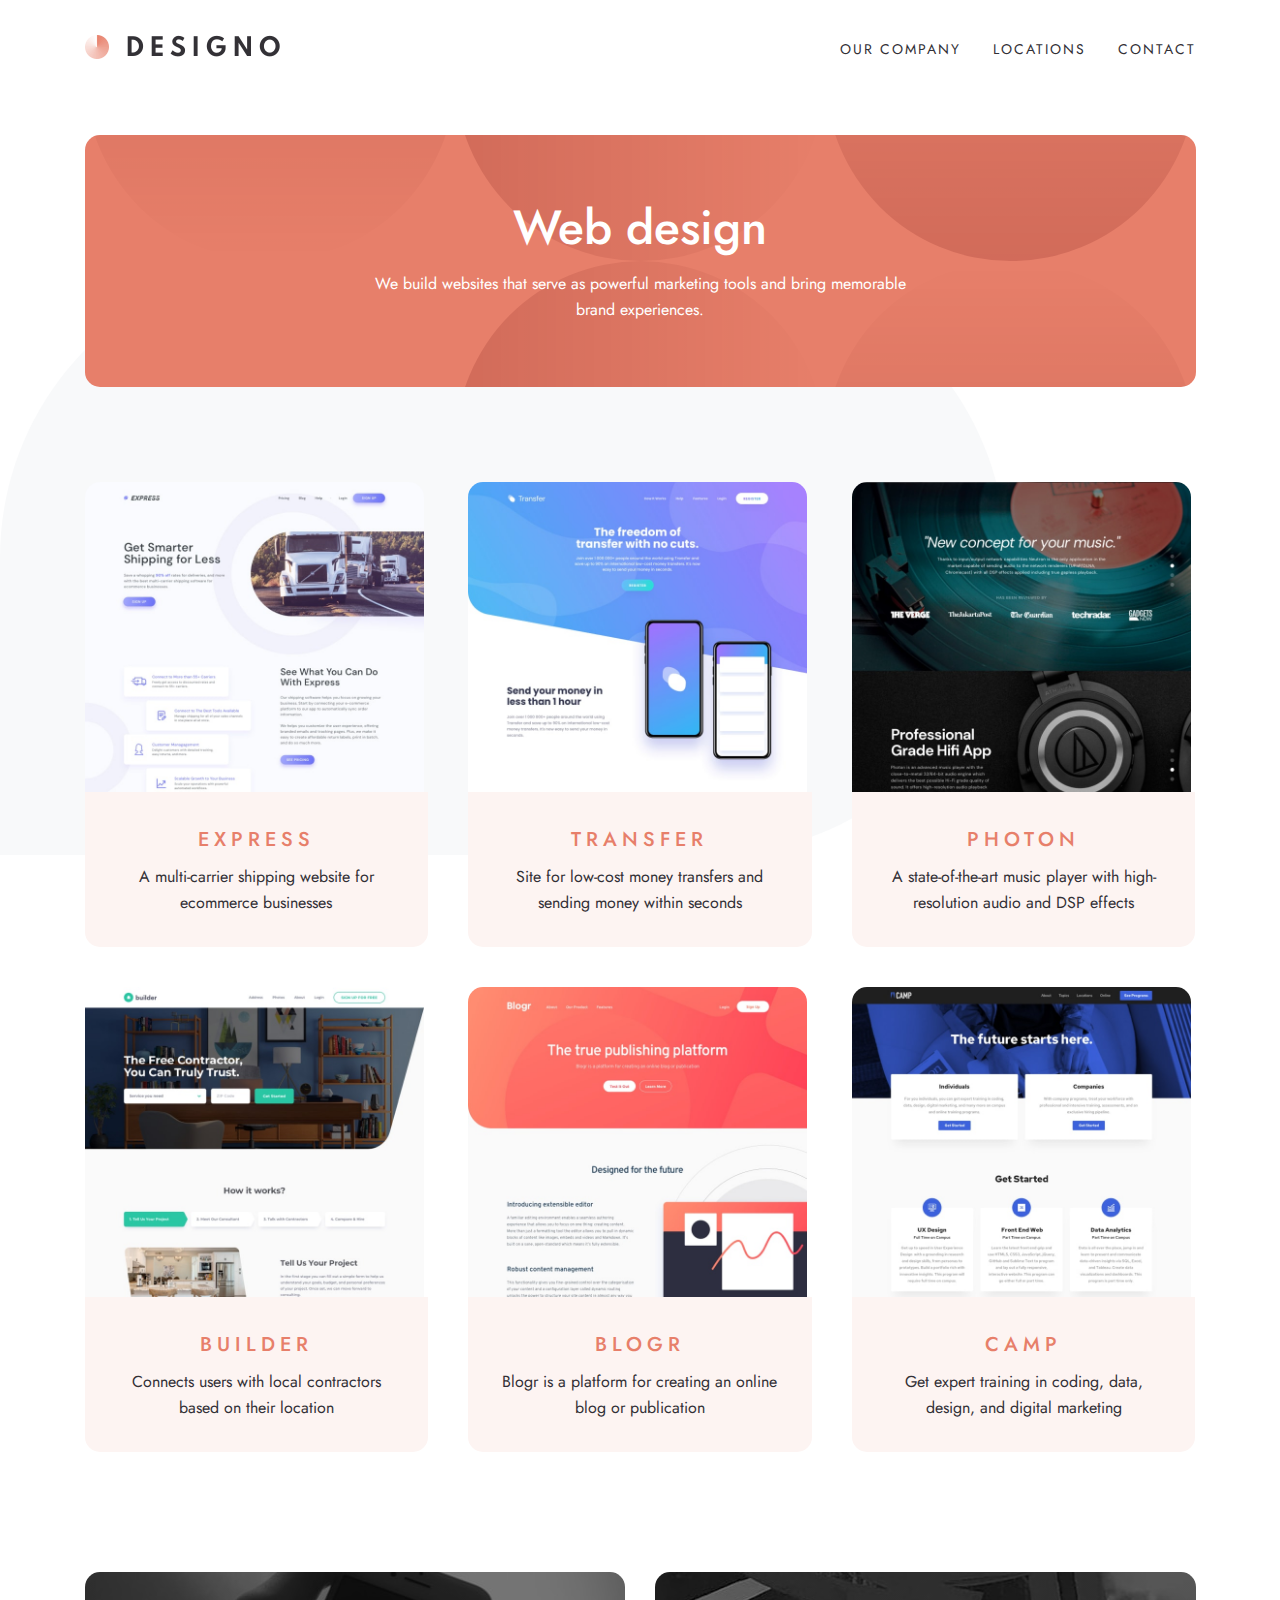
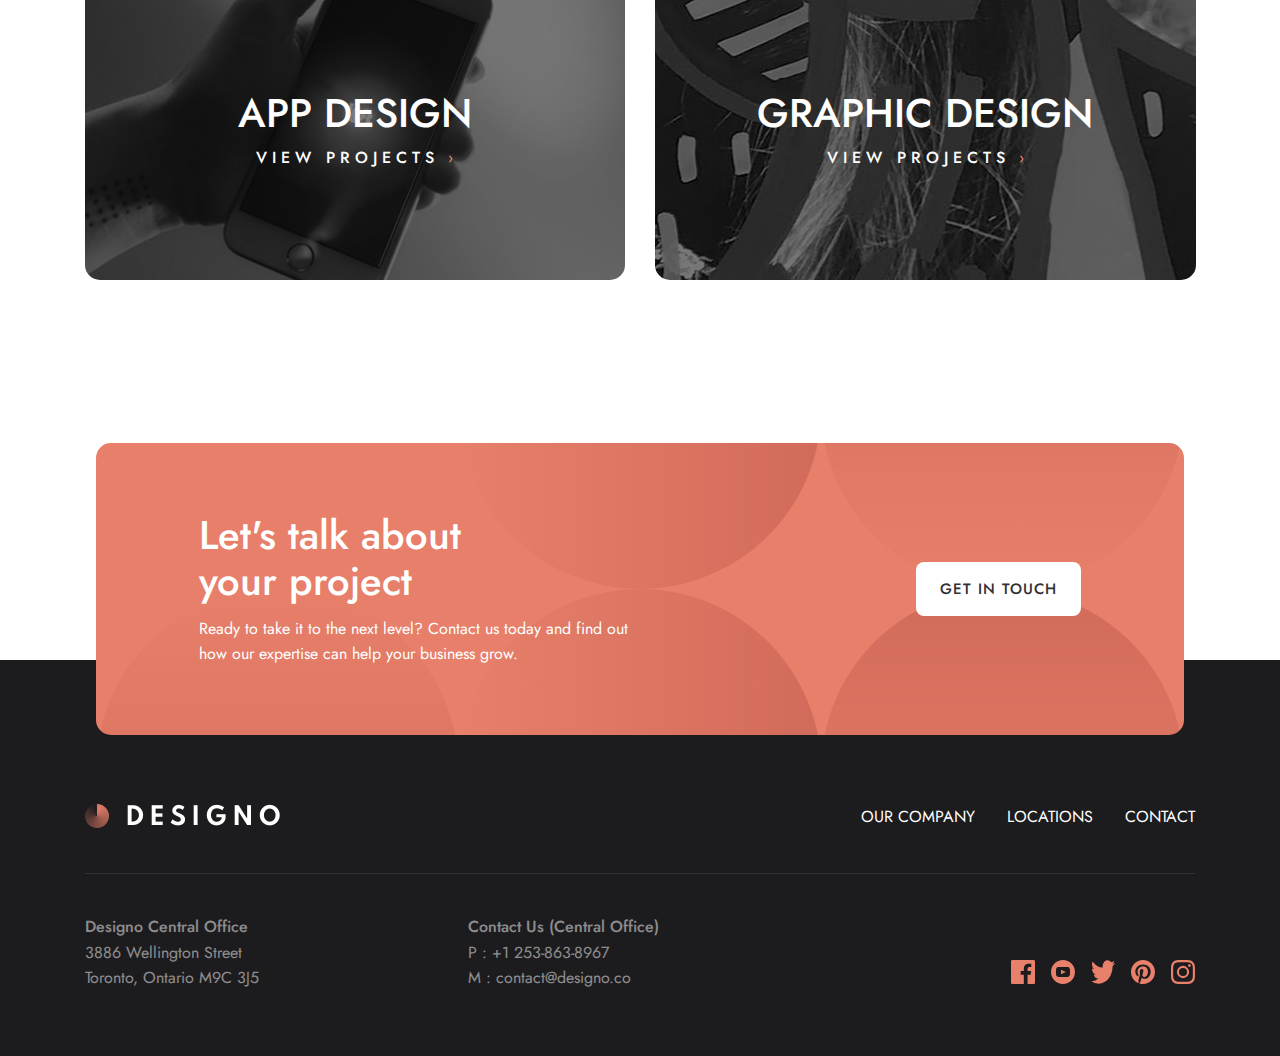
<file: web-design.html>
<!DOCTYPE html>
<html lang="en">

<head>
  <meta charset="UTF-8">
  <meta name="viewport" content="width=device-width, initial-scale=1.0">

  <link rel="icon" type="image/png" sizes="32x32" href="./assets/favicon-32x32.png">

  <title>Frontend Mentor | Designo Agency Website Challenge</title>
  <link rel="preconnect" href="https://fonts.googleapis.com">
  <link rel="preconnect" href="https://fonts.gstatic.com" crossorigin>
  <link href="https://fonts.googleapis.com/css2?family=Jost:wght@400;500&display=swap" rel="stylesheet">
  <link rel="stylesheet" href="style.css">
</head>

<body>

  <!-- Header -->
  <header id="header">
    <div class="container">
      <div class="header-flex">
        <div>
          <a href="index.html" class="logo-link">
            <img src="./assets/shared/desktop/logo-dark.png" alt="Designo logo with symbol" class="logo">
          </a>
        </div>

        <div class="menu-btn">
          <button aria-label="Open navigation" id="open-btn" class="btn open-btn">
            <img src="./assets/shared/mobile/icon-hamburger.svg" alt="Hamburger Icon for Menu Opening">
          </button>
          <button aria-label="Close navigation" id="close-btn" class="btn close-btn">
            <img src="./assets/shared/mobile/icon-close.svg" alt="Close Icon for Menu Closing">
          </button>
        </div>

        <!-- <div class="nav" id="nav"> -->
        <nav id="nav" class="nav">
          <ul class="nav-list">
            <li class="nav-item"><a href="./index.html" class="nav-link">Our Company</a></li>
            <li class="nav-item"><a href="./locations.html" class="nav-link">Locations</a></li>
            <li class="nav-item"><a href="./contact.html" class="nav-link">Contact</a></li>
          </ul>
        </nav>
        <!-- </div> -->
      </div>
    </div>
  </header>

  <main class="main-leaf secondary-main">
    <!-- Hero -->
    <section class="hero container small-hero web-hero">
      <div class="hero-flex">
        <div class="hero-detail">
          <h1>Web design</h1>
          <p>We build websites that serve as powerful marketing tools and bring memorable brand experiences.</p>
        </div>
      </div>
    </section>

    <!-- Card -->
    <section class="card-section">
      <div class="container">
        <div class="card-grid">
          <div class="card">
            <div class="card-image-container">
              <img src="./assets/web-design/desktop/image-express.jpg" alt="express web page" class="card-image">
            </div>
            <div class="card-detail">
              <h4>Express</h4>
              <p>A multi-carrier shipping website for ecommerce businesses</p>
            </div>
          </div>

          <div class="card">
            <div class="card-image-container">
              <img src="./assets/web-design/desktop/image-transfer.jpg" alt="transfer web page" class="card-image">
            </div>
            <div class="card-detail">
              <h4>Transfer</h4>
              <p>Site for low-cost money transfers and sending money within seconds</p>
            </div>
          </div>

          <div class="card">
            <div class="card-image-container">
              <img src="./assets/web-design/desktop/image-photon.jpg" alt="photon web page" class="card-image">
            </div>
            <div class="card-detail">
              <h4>Photon</h4>
              <p>A state-of-the-art music player with high-resolution audio and DSP effects</p>
            </div>
          </div>

          <div class="card">
            <div class="card-image-container">
              <img src="./assets/web-design/desktop/image-builder.jpg" alt="builder web page" class="card-image">
            </div>
            <div class="card-detail">
              <h4>Builder</h4>
              <p>Connects users with local contractors based on their location</p>
            </div>
          </div>

          <div class="card">
            <div class="card-image-container">
              <img src="./assets/web-design/desktop/image-blogr.jpg" alt="Blogr web page" class="card-image">
            </div>
            <div class="card-detail">
              <h4>Blogr</h4>
              <p>Blogr is a platform for creating an online blog or publication</p>
            </div>
          </div>

          <div class="card">
            <div class="card-image-container">
              <img src="./assets/web-design/desktop/image-camp.jpg" alt="camp web page" class="card-image">
            </div>
            <div class="card-detail">
              <h4>Camp</h4>
              <p>Get expert training in coding, data, design, and digital marketing</p>
            </div>
          </div>
        </div>
      </div>
    </section>

    <!-- Project -->
    <section class="project-section">
      <div class="container">
        <div class="project-grid grid-row-2 project-grid-web">
          <a href="./app-design.html" class="project app-project">
            <h3>App Design</h3>
            <p>View Projects <img class="right-arrow" src="./assets/shared/desktop/icon-right-arrow.svg" alt="right arrow"></p>
          </a>

          <a href="./graphic-design.html" class="project graphic-project">
            <h3>Graphic Design</h3>
            <p>View Projects <img class="right-arrow" src="./assets/shared/desktop/icon-right-arrow.svg" alt="right arrow"></p>
          </a>
        </div>
      </div>
    </section>
  </main>

  <footer class="secondary-footer">
    <div class="container">
      <section class="get-in-touch-section">
        <div class="container">
          <div class="get-in-touch">
            <div class="get-in-touch-detail">
              <h2>Let's talk about your project</h2>
              <p>Ready to take it to the next level? Contact us today and find out how our expertise can help your
                business
                grow.</p>
            </div>
            <a href="./contact.html" class="btn btn-white">Get in touch</a>
          </div>
        </div>
      </section>

      <div class="footer-grid">
        <div class="footer-grid-main">
          <a class="logo-link" href="./index.html">
            <img src="./assets/shared/desktop/logo-light.png" alt="Company logo" class="logo">
          </a>

          <div class="partition"></div>

          <div class="menu">
            <ul class="footer-list">
              <li class="footer-item"><a class="footer-link" href="./index.html">Our Company</a></li>
              <li class="footer-item"><a class="footer-link" href="./locations.html">Locations</a></li>
              <li class="footer-item"><a class="footer-link" href="./contact.html">Contact</a></li>
            </ul>
          </div>
        </div>

        <div class="address">
          <h5>Designo Central Office</h5>
          <p>3886 Wellington Street</p>
          <p>Toronto, Ontario M9C 3J5</p>
        </div>

        <div class="contact-us">
          <h5>Contact Us (Central Office)</h5>
          <p>P : +1 253-863-8967</p>
          <p>M : contact@designo.co</p>
        </div>

        <div class="social-icons">
          <ul class="social-list">
            <li class="social-item"><a class="social-link" href="#"><img src="./assets/shared/desktop/icon-facebook.svg"
                  alt="facebook logo"></a></li>
            <li class="social-item"><a class="social-link" href="#"><img src="./assets/shared/desktop/icon-youtube.svg"
                  alt="youtube logo"></a></li>
            <li class="social-item"><a class="social-link" href="#"><img src="./assets/shared/desktop/icon-twitter.svg"
                  alt="twitter logo"></a></li>
            <li class="social-item"><a class="social-link" href="#"><img src="./assets/shared/desktop/icon-pinterest.svg"
                  alt="pinterest logo"></a></li>
            <li class="social-item"><a class="social-link" href="#"><img src="./assets/shared/desktop/icon-instagram.svg"
                  alt="instagram logo"></a></li>
          </ul>
        </div>
      </div>

    </div>
  </footer>

  <script src="./index.js"></script>
</body>

</html>
</file>
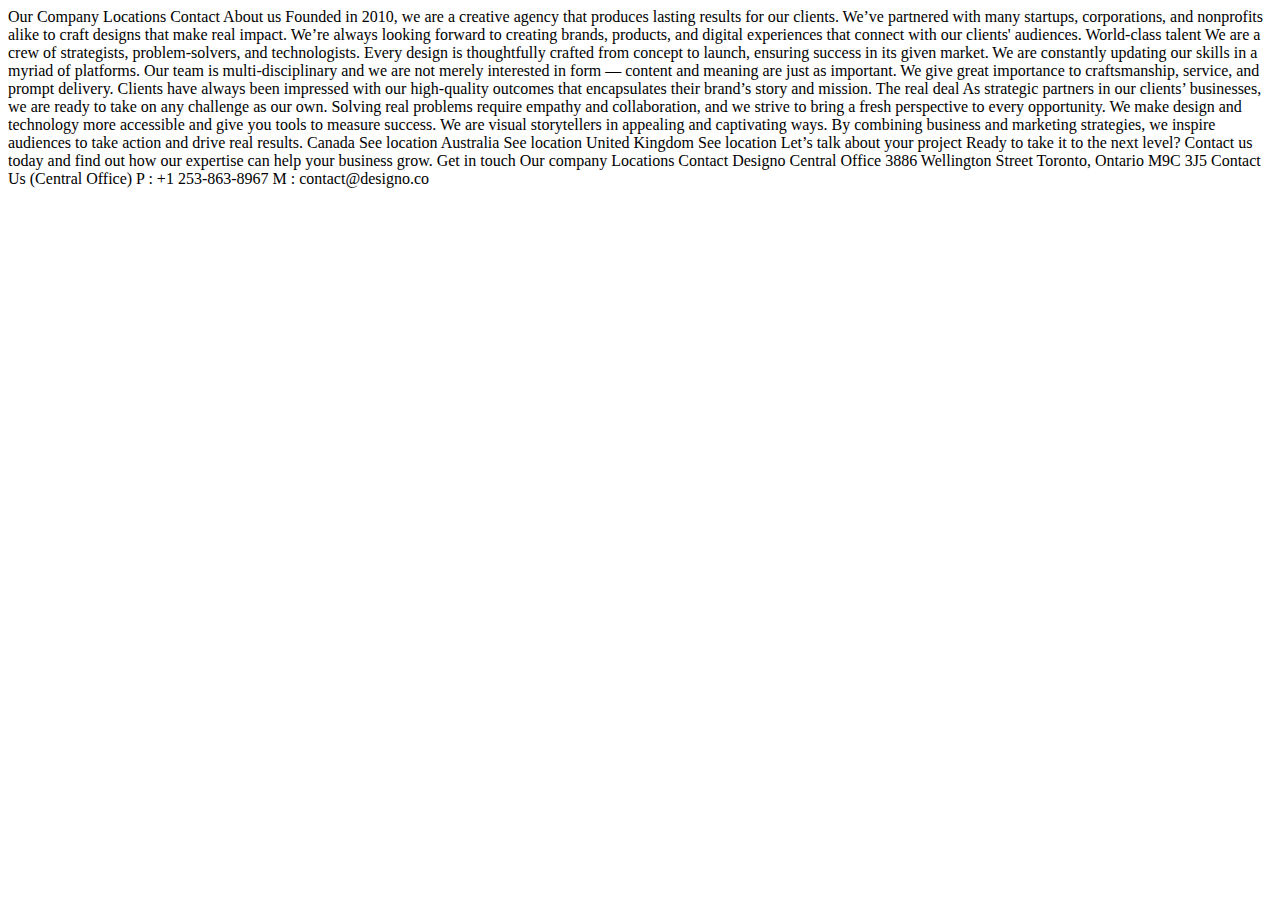
<file: starter-code/about.html>
<!DOCTYPE html>
<html lang="en">
<head>
  <meta charset="UTF-8">
  <meta name="viewport" content="width=device-width, initial-scale=1.0">

  <link rel="icon" type="image/png" sizes="32x32" href="./assets/favicon-32x32.png">
  
  <title>Frontend Mentor | Designo Agency Website Challenge</title>
</head>
<body>
  Our Company
  Locations
  Contact

  About us
  Founded in 2010, we are a creative agency that produces lasting results for our clients. 
  We’ve partnered with many startups, corporations, and nonprofits alike to craft designs 
  that make real impact. We’re always looking forward to creating brands, products, and 
  digital experiences that connect with our clients' audiences.

  World-class talent
  We are a crew of strategists, problem-solvers, and technologists. Every design is thoughtfully 
  crafted from concept to launch, ensuring success in its given market. We are constantly updating 
  our skills in a myriad of platforms.

  Our team is multi-disciplinary and we are not merely interested in form — content and meaning 
  are just as important. We give great importance to craftsmanship, service, and prompt delivery. 
  Clients have always been impressed with our high-quality outcomes that encapsulates their 
  brand’s story and mission.

  The real deal
  As strategic partners in our clients’ businesses, we are ready to take on any challenge as our own.
  Solving real problems require empathy and collaboration, and we strive to bring a fresh perspective to every
  opportunity. We make design and technology more accessible and give you tools to measure success.

  We are visual storytellers in appealing and captivating ways. By combining business and marketing strategies, 
  we inspire audiences to take action and drive real results.

  Canada
  See location

  Australia
  See location

  United Kingdom
  See location

  Let’s talk about your project
  Ready to take it to the next level? Contact us today and find out how our expertise can 
  help your business grow.
  Get in touch

  Our company
  Locations
  Contact

  Designo Central Office
  3886 Wellington Street
  Toronto, Ontario M9C 3J5

  Contact Us (Central Office)
  P : +1 253-863-8967
  M : contact@designo.co
</body>
</html>
</file>
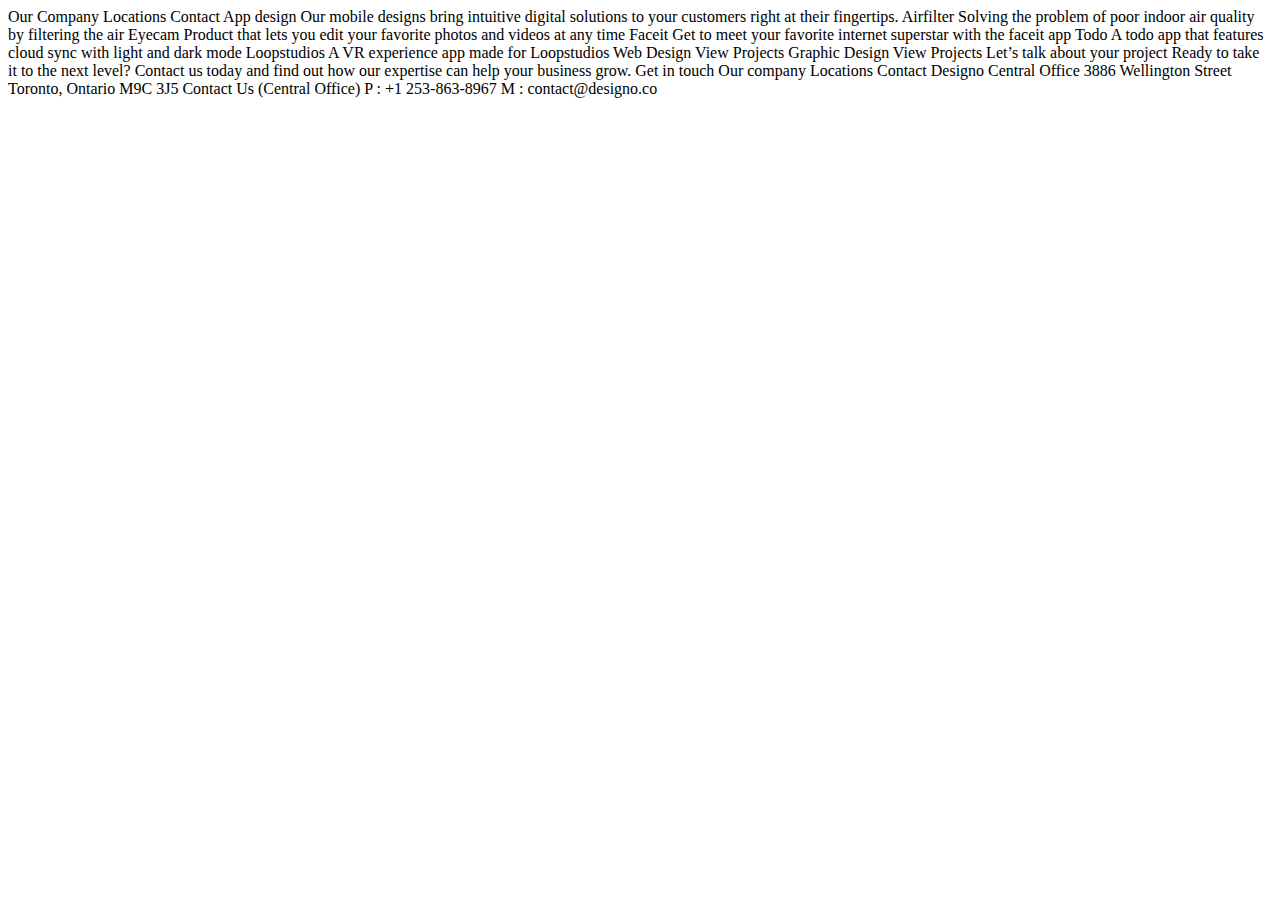
<file: starter-code/app-design.html>
<!DOCTYPE html>
<html lang="en">
<head>
  <meta charset="UTF-8">
  <meta name="viewport" content="width=device-width, initial-scale=1.0">

  <link rel="icon" type="image/png" sizes="32x32" href="./assets/favicon-32x32.png">
  
  <title>Frontend Mentor | Designo Agency Website Challenge</title>
</head>
<body>
  Our Company
  Locations
  Contact

  App design
  Our mobile designs bring intuitive digital solutions to your customers right at their fingertips.

  Airfilter
  Solving the problem of poor indoor air quality by filtering the air

  Eyecam
  Product that lets you edit your favorite photos and videos at any time

  Faceit
  Get to meet your favorite internet superstar with the faceit app

  Todo
  A todo app that features cloud sync with light and dark mode

  Loopstudios
  A VR experience app made for Loopstudios

  Web Design
  View Projects

  Graphic Design
  View Projects

  Let’s talk about your project
  Ready to take it to the next level? Contact us today and find out how our expertise can help
  your business grow.
  Get in touch

  Our company
  Locations
  Contact

  Designo Central Office
  3886 Wellington Street
  Toronto, Ontario M9C 3J5

  Contact Us (Central Office)
  P : +1 253-863-8967
  M : contact@designo.co
</body>
</html>
</file>
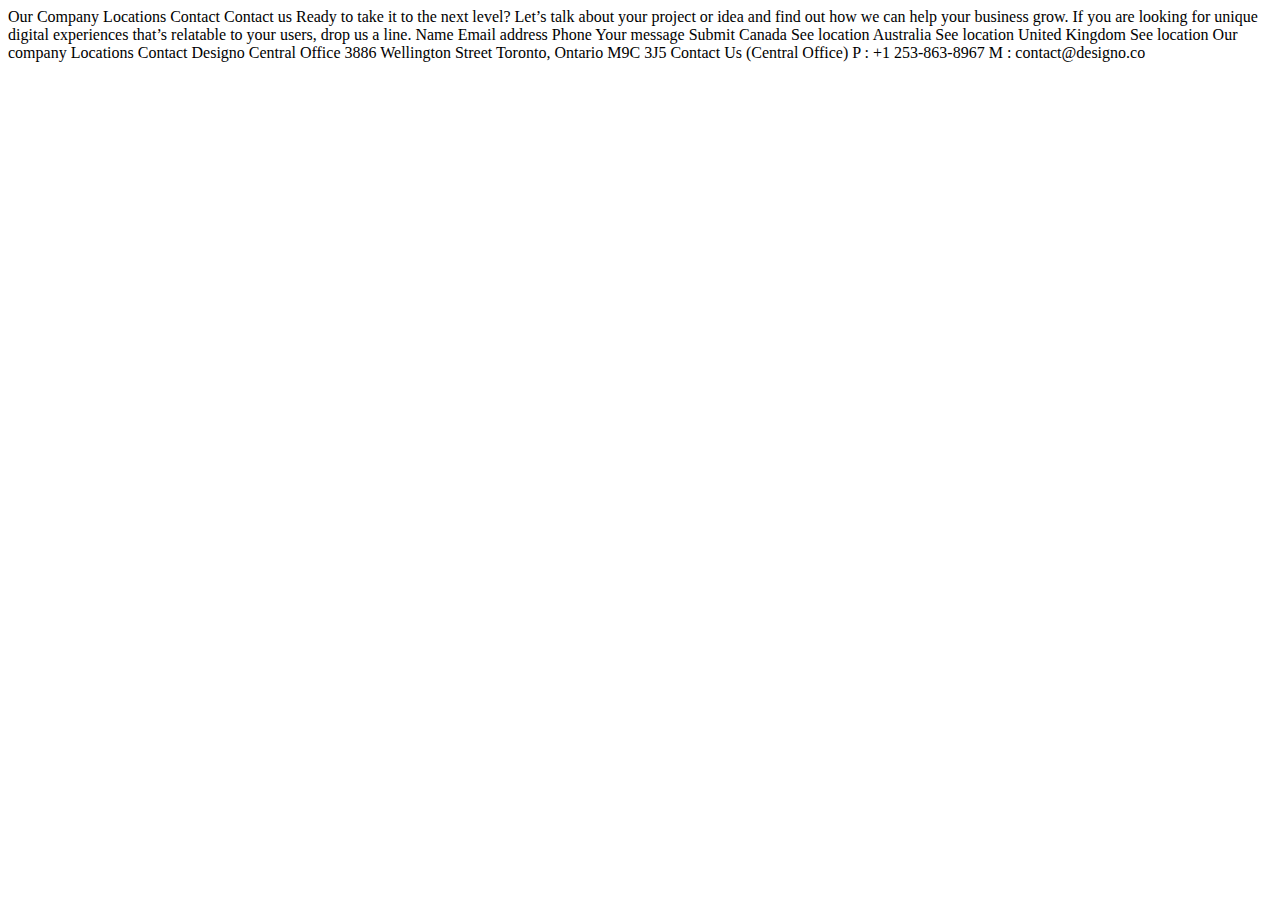
<file: starter-code/contact.html>
<!DOCTYPE html>
<html lang="en">
<head>
  <meta charset="UTF-8">
  <meta name="viewport" content="width=device-width, initial-scale=1.0">

  <link rel="icon" type="image/png" sizes="32x32" href="./assets/favicon-32x32.png">
  
  <title>Frontend Mentor | Designo Agency Website Challenge</title>
</head>
<body>
  Our Company
  Locations
  Contact

  Contact us
  Ready to take it to the next level? Let’s talk about your project or idea and find out how 
  we can help your business grow. If you are looking for unique digital experiences that’s 
  relatable to your users, drop us a line.

  Name
  Email address
  Phone
  Your message
  Submit

  Canada
  See location

  Australia
  See location

  United Kingdom
  See location

  Our company
  Locations
  Contact

  Designo Central Office
  3886 Wellington Street
  Toronto, Ontario M9C 3J5

  Contact Us (Central Office)
  P : +1 253-863-8967
  M : contact@designo.co
</body>
</html>
</file>
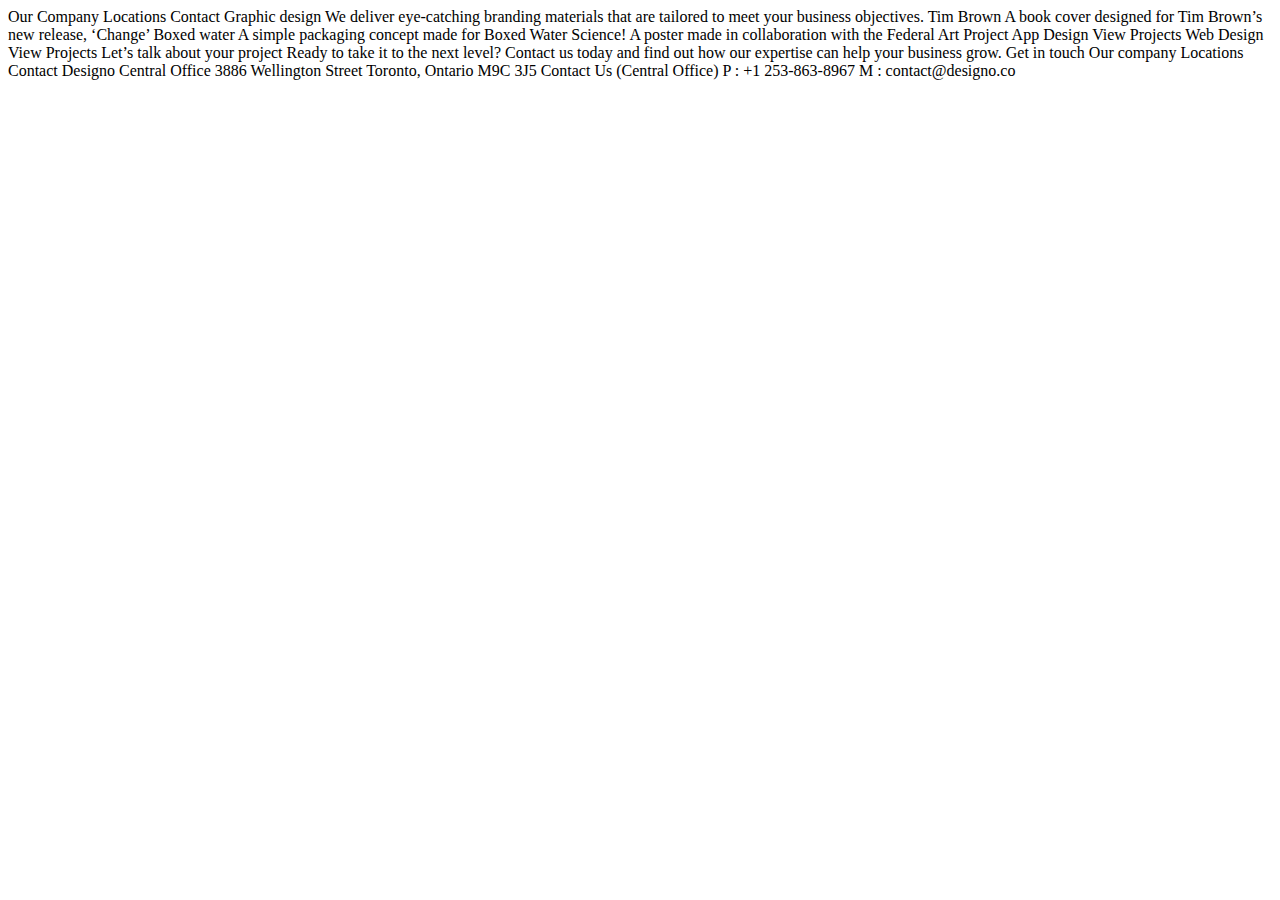
<file: starter-code/graphic-design.html>
<!DOCTYPE html>
<html lang="en">
<head>
  <meta charset="UTF-8">
  <meta name="viewport" content="width=device-width, initial-scale=1.0">

  <link rel="icon" type="image/png" sizes="32x32" href="./assets/favicon-32x32.png">
  
  <title>Frontend Mentor | Designo Agency Website Challenge</title>
</head>
<body>
  Our Company
  Locations
  Contact

  Graphic design
  We deliver eye-catching branding materials that are tailored to meet your business objectives.

  Tim Brown
  A book cover designed for Tim Brown’s new release, ‘Change’

  Boxed water
  A simple packaging concept made for Boxed Water

  Science!
  A poster made in collaboration with the Federal Art Project

  App Design
  View Projects

  Web Design
  View Projects

  Let’s talk about your project
  Ready to take it to the next level? Contact us today and find out how our expertise can 
  help your business grow.
  Get in touch

  Our company
  Locations
  Contact

  Designo Central Office
  3886 Wellington Street
  Toronto, Ontario M9C 3J5

  Contact Us (Central Office)
  P : +1 253-863-8967
  M : contact@designo.co
</body>
</html>
</file>
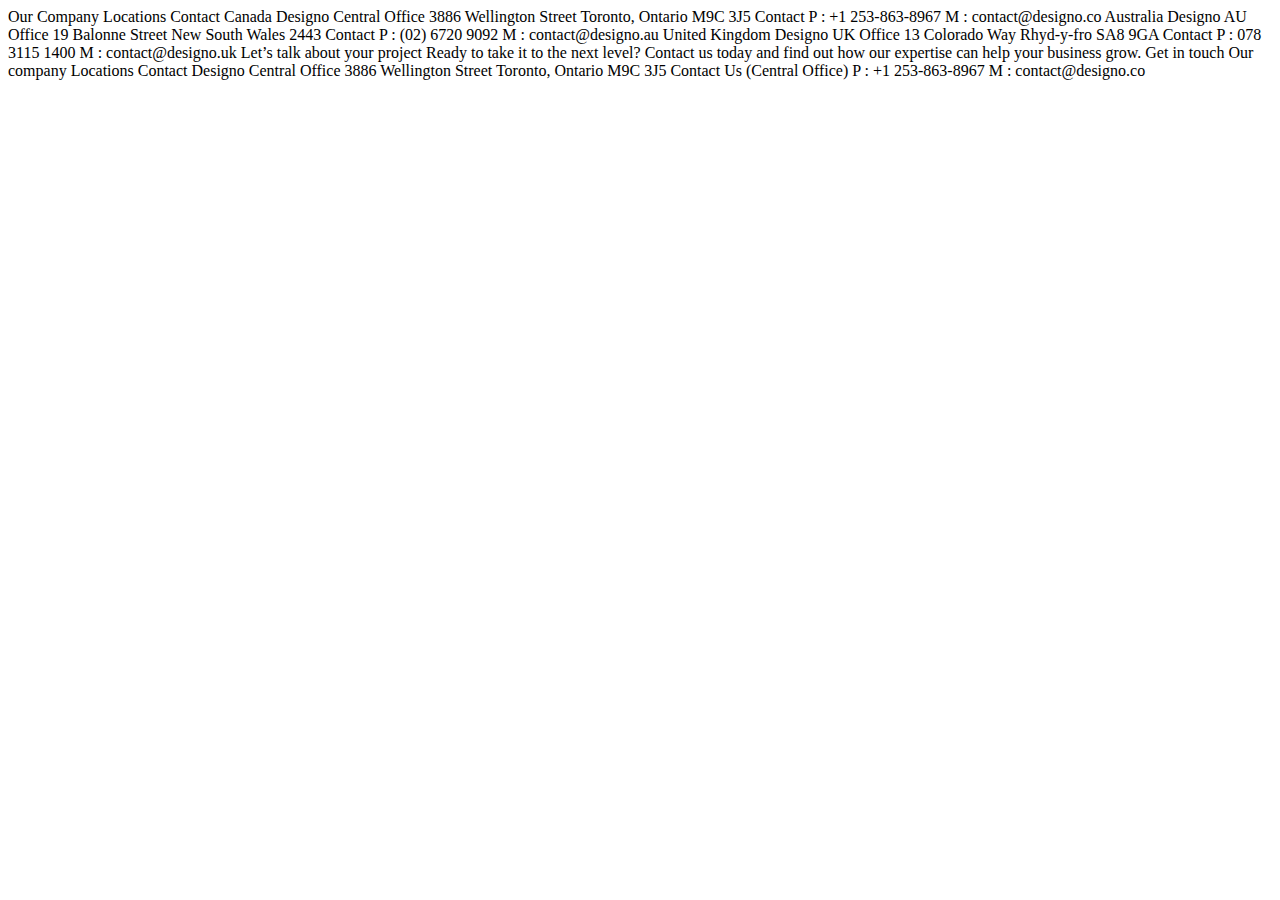
<file: starter-code/locations.html>
<!DOCTYPE html>
<html lang="en">
<head>
  <meta charset="UTF-8">
  <meta name="viewport" content="width=device-width, initial-scale=1.0">

  <link rel="icon" type="image/png" sizes="32x32" href="./assets/favicon-32x32.png">
  
  <title>Frontend Mentor | Designo Agency Website Challenge</title>
</head>
<body>
  Our Company
  Locations
  Contact

  Canada
  Designo Central Office
  3886 Wellington Street
  Toronto, Ontario M9C 3J5

  Contact
  P : +1 253-863-8967
  M : contact@designo.co

  Australia
  Designo AU Office
  19 Balonne Street
  New South Wales 2443

  Contact
  P : (02) 6720 9092
  M : contact@designo.au

  United Kingdom
  Designo UK Office
  13 Colorado Way
  Rhyd-y-fro SA8 9GA

  Contact
  P : 078 3115 1400
  M : contact@designo.uk

  Let’s talk about your project
  Ready to take it to the next level? Contact us today and find out how our expertise can 
  help your business grow.
  Get in touch
  
  Our company
  Locations
  Contact
  
  Designo Central Office
  3886 Wellington Street
  Toronto, Ontario M9C 3J5
  
  Contact Us (Central Office)
  P : +1 253-863-8967
  M : contact@designo.co
</body>
</html>
</file>
<file: style.css>
:root {
  --light-safron: hsla(10, 72%, 66%, 1);
  --btn-hover-safron: hsla(10, 100%, 80%, 1);
  --hover-safron: hsla(10, 72%, 66%, 0.8);
  --bg-lighter-safron: hsla(14, 76%, 97%, 1);
  --white: hsla(0, 0%, 100%, 1);
  --cyan: hsla(264, 5%, 20%, 1);
  --cyan-secondary: hsla(264, 4%, 11%, 1);
  --light-color: hsla(14, 76%, 97%, 1);
  --black-light: hsla(0, 0%, 0%, 0.5);
}

/* ---------------- */
/* Reset            */
/* ---------------- */

*,
*::after,
*::before {
  box-sizing: border-box;
  margin: 0;
  padding: 0;
  font-family: "Jost", sans-serif;
}

html {
  font-size: 62.5%;
}

html,
body {
  height: 100%;
}

body {
  font-size: 1.6rem;
  line-height: 1.6;
  color: var(--white);
}

img {
  display: block;
  width: 100%;
}

a {
  text-decoration: none;
}

li {
  list-style: none;
}

.container {
  width: 100%;
  margin: 0 auto;
  padding-inline: 2.4rem;
}

@media (prefers-reduced-motion: reduce) {
  *,
  *::after,
  *::before {
    animation-duration: 0.01ms !important;
    animation-iteration-count: 1 !important;
    transition-duration: 0.01ms !important;
    scroll-behavior: auto !important;
  }
}

@media (min-width: 770px) {
  .container {
    width: 90%;
    max-width: 1111px;
    padding: 0;
  }
}

/* Typography */

h1,
h2 {
  font-weight: 500;
  line-height: 1.15;
}

h1 {
  font-size: clamp(3.2rem, 8vw, 4.8rem);
}

h2 {
  font-size: clamp(3.2rem, 8vw, 4rem);
}

h3 {
  font-size: clamp(2.8rem, 7vw, 4rem);
  font-weight: 500;
}

h4 {
  font-size: 2rem;
  letter-spacing: 5px;
  font-weight: 500;
  text-transform: uppercase;
}

h5 {
  font-size: 1.6rem;
  font-weight: 500;
}

p {
  font-size: clamp(1.5rem, 2vw, 1.6rem);
}

.nav-link {
  font-size: 1.4rem;
  letter-spacing: 2px;
}

/* Buttons */

.btn {
  display: inline-block;
  background: transparent;
  border: none;
  cursor: pointer;
}

.open-btn {
  width: 1.8em;
}

.btn-white,
.btn-color {
  padding: 1em 1.6em;
  border-radius: 8px;
  letter-spacing: 1px;
  text-transform: uppercase;
  font-size: 15px;
  margin-top: 1.9em;
  position: relative;
  z-index: 1;
  font-weight: 500;
}

.btn-white {
  color: var(--cyan);
  background-color: var(--white);
}

.btn-color {
  color: var(--white);
  background-color: var(--light-safron);
}

.btn-white:hover,
.btn-white:focus,
.btn-color:hover,
.btn-color:focus {
  color: var(--white);
  background-color: var(--btn-hover-safron);
}

/* ---------------- */
/* INDEX PAGE       */
/* ---------------- */

/* Header */

/* .header {
  position: fixed;
  width: 100%;
  background-color: var(--white);
  height: 98px;
  z-index: 999;
} */

.header-flex {
  display: flex;
  justify-content: space-between;
  align-items: center;
  padding-block: 2.2em;
}

.logo {
  max-width: 202px;
}

.close-btn {
  display: none;
}

.nav {
  position: fixed;
  background-color: hsla(0, 0%, 0%, 0.5);
  top: 98px; /* -100% */
  right: 0;
  bottom: 0;
  left: -100%; /* 0 */
  width: 100%;
  height: 100%;
  transform: translateX(0); /* translateY(0) */
  transition: transform 500ms;
}

.navigation-open {
  transform: translateX(100%); /* translateY(calc(100% + 98px)) */
}

.navigation-open .nav-list {
  background-color: var(--cyan-secondary);
  padding: 24px;
  display: flex;
  flex-direction: column;
  gap: 32px;
  /* transform: translateX(0);
  transition: transform 500ms; */
}

.navigation-open .nav-link {
  font-size: 2.4rem;
  color: var(--white);
  text-transform: uppercase;
}

.nav-link:hover,
.nav-link:focus {
  text-decoration: underline;
}

@media (min-width: 770px) {
  .menu-btn {
    display: none;
  }

  .nav {
    display: block;
    position: static;
    background-color: var(--white);
    width: auto;
  }

  .nav-list {
    display: flex;
  }

  .nav-item {
    margin-left: 2em;
  }

  .nav-link {
    color: var(--cyan);
    text-transform: uppercase;
  }
}

/* Main */
@media (min-width: 1150px) {
  .main-leaf {
    position: relative;
  }

  .main-leaf::before {
    content: "";
    position: absolute;
    width: 1006px;
    height: 594px;
    left: 0;
    top: 320px;
    background-image: url(./assets/shared/desktop/bg-pattern-leaf.svg);
    background-repeat: no-repeat;
    z-index: -1;
  }

  .secondary-main::before {
    top: 126px;
  }
}

/* Hero */

.hero {
  background: url(./assets/home/desktop/bg-pattern-hero-home.svg) left
      center/150% no-repeat,
    var(--light-safron);
  height: 850px;
  overflow: hidden;
}

.hero-flex {
  display: flex;
  flex-direction: column;
  align-items: center;
  text-align: center;
}

.hero-detail {
  margin-top: 5em;
}

.hero-detail p {
  margin-top: 1em;
}

.hero-image {
  position: relative;
  bottom: 100px;
  width: 200%;
  max-width: 600px;
}

@media (max-width: 310px) {
  .hero-image {
    bottom: 0;
  }
}

@media (min-width: 770px) {
  .hero {
    background-size: 80%;
    background-position: right -100px center;
    border-radius: 15px;
  }

  .hero-detail {
    width: 75%;
  }

  .hero-detail p {
    width: 85%;
    margin-inline: auto;
  }
}

@media (min-width: 1150px) {
  header {
    height: 15vh;
  }

  .hero {
    height: 85vh;
  }

  .hero-flex {
    flex-direction: row;
    justify-content: space-between;
    text-align: left;
    padding: 0 6em;
    height: 100%;
  }

  .hero-detail {
    width: 540px;
    margin: 0;
  }

  .hero-detail p {
    margin-inline: 0;
  }

  .hero-image {
    max-width: 400px;
    bottom: 0;
  }
}

/* Project */

.project-grid {
  display: grid;
  gap: 24px;
  grid-template:
    "w" 250px
    "a" 250px
    "g" 250px / 1fr;
  margin: 7.5em 0;
  justify-items: center;
}

.project {
  width: 100%;
  border-radius: 15px;
  display: flex;
  flex-direction: column;
  align-items: center;
  justify-content: center;
  background-repeat: no-repeat;
  background-size: cover;
  text-transform: uppercase;
  color: var(--white);
}

.project > p {
  font-weight: 500;
  letter-spacing: 5px;
}

.right-arrow {
  display: inline;
  width: 4px;
  height: 8px;
}

.web-project {
  background-image: linear-gradient(var(--black-light), var(--black-light)),
    url(./assets/home/mobile/image-web-design.jpg);
  grid-area: w;
}

.web-project:hover,
.web-project:focus {
  background-image: linear-gradient(var(--hover-safron), var(--hover-safron)),
    url(./assets/home/mobile/image-web-design.jpg);
  background-blend-mode: lighten;
}

.app-project {
  background-image: linear-gradient(var(--black-light), var(--black-light)),
    url(./assets/home/mobile/image-app-design.jpg);
  grid-area: a;
}

.app-project:hover,
.app-project:focus {
  background-image: linear-gradient(var(--hover-safron), var(--hover-safron)),
    url(./assets/home/mobile/image-app-design.jpg);
  background-blend-mode: lighten;
}

.graphic-project {
  background-image: linear-gradient(var(--black-light), var(--black-light)),
    url(./assets/home/mobile/image-graphic-design.jpg);
  grid-area: g;
}

.graphic-project:hover,
.graphic-project:focus {
  background-image: linear-gradient(var(--hover-safron), var(--hover-safron)),
    url(./assets/home/mobile/image-graphic-design.jpg);
  background-blend-mode: lighten;
}

@media (min-width: 770px) {
  .project-grid {
    grid-template-rows: repeat(3, 200px);
  }

  .web-project {
    background-image: linear-gradient(var(--black-light), var(--black-light)),
      url(./assets/home/tablet/image-web-design.jpg);
  }

  .web-project:hover,
  .web-project:focus {
    background-image: linear-gradient(var(--hover-safron), var(--hover-safron)),
      url(./assets/home/tablet/image-web-design.jpg);
  }

  .app-project {
    background-image: linear-gradient(var(--black-light), var(--black-light)),
      url(./assets/home/tablet/image-app-design.jpg);
  }

  .app-project:hover,
  .app-project:focus {
    background-image: linear-gradient(var(--hover-safron), var(--hover-safron)),
      url(./assets/home/tablet/image-app-design.jpg);
  }

  .graphic-project {
    background-image: linear-gradient(var(--black-light), var(--black-light)),
      url(./assets/home/tablet/image-graphic-design.jpg);
  }

  .graphic-project:hover,
  .graphic-project:focus {
    background-image: linear-gradient(var(--hover-safron), var(--hover-safron)),
      url(./assets/home/tablet/image-graphic-design.jpg);
  }
}

@media (min-width: 1150px) {
  .project-grid {
    grid-template:
      "w a" 308px
      "w g" 308px / 1fr 1fr;
    gap: 24px 30px;
  }

  .web-project {
    background-image: linear-gradient(var(--black-light), var(--black-light)),
      url(./assets/home/desktop/image-web-design-large.jpg);
  }

  .web-project:hover,
  .web-project:focus {
    background-image: linear-gradient(var(--hover-safron), var(--hover-safron)),
      url(./assets/home/desktop/image-web-design-large.jpg);
  }

  .app-project {
    background-image: linear-gradient(var(--black-light), var(--black-light)),
      url(./assets/home/desktop/image-app-design.jpg);
  }

  .app-project:hover,
  .app-project:focus {
    background-image: linear-gradient(var(--hover-safron), var(--hover-safron)),
      url(./assets/home/desktop/image-app-design.jpg);
  }

  .graphic-project {
    background-image: linear-gradient(var(--black-light), var(--black-light)),
      url(./assets/home/desktop/image-graphic-design.jpg);
  }

  .graphic-project:hover,
  .graphic-project:focus {
    background-image: linear-gradient(var(--hover-safron), var(--hover-safron)),
      url(./assets/home/desktop/image-graphic-design.jpg);
  }
}

/* Feature */

.feature-section {
  color: var(--cyan);
}

.features,
.feature {
  display: flex;
  flex-direction: column;
  align-items: center;
}

.features {
  gap: 80px;
}

.feature {
  text-align: center;
  gap: 48px;
}

.feature-image {
  position: relative;
}

.feature-image::before {
  content: "";
  position: absolute;
  width: 100%;
  height: 100%;
  top: 0;
  left: 0;
  z-index: -1;
  background: url(./assets/shared/desktop/bg-pattern-small-circle.svg) 0 0
    no-repeat;
}

.feature-image-resourceful::before {
  transform: rotate(-120deg);
}

.feature-image-friendly::before {
  transform: rotate(90deg);
}

.feature-detail h4 {
  margin-bottom: 1.6em;
}

@media (min-width: 770px) {
  .feature {
    flex-direction: row;
    text-align: left;
  }

  .feature-detail {
    width: 60%;
  }

  .feature-detail h4 {
    margin-bottom: 0.8em;
  }
}

@media (min-width: 1150px) {
  .features {
    flex-direction: row;
    gap: 30px;
  }

  .feature {
    flex-direction: column;
    text-align: center;
  }

  .feature-detail {
    width: 100%;
  }

  .feature-detail h4 {
    margin-bottom: 1.6em;
  }
}

/* Get in touch */

.get-in-touch-section {
  position: absolute;
  bottom: 626px;
  left: 7.5%;
  right: 7.5%;
  background: url(./assets/shared/desktop/bg-pattern-call-to-action.svg) left
      center/cover repeat-x,
    var(--light-safron);
  border-radius: 15px;
  height: 379px;
}

.get-in-touch {
  display: flex;
  flex-direction: column;
  align-items: center;
  justify-content: center;
  height: 379px;
  width: 90%;
  margin: 0 auto;
  text-align: center;
}

.get-in-touch p {
  margin-top: 1.2rem;
}

@media (min-width: 770px) {
  .get-in-touch-section {
    bottom: 337px;
    height: 350px;
  }

  .get-in-touch {
    height: 350px;
  }
}

@media (min-width: 1150px) {
  .get-in-touch-section {
    bottom: 321px;
    height: 292px;
  }

  .get-in-touch {
    flex-direction: row;
    justify-content: space-between;
    text-align: left;
    height: 292px;
  }

  .get-in-touch-detail {
    width: 50%;
  }

  .get-in-touch-detail h2 {
    width: 70%;
  }

  .get-in-touch a {
    margin: 0;
  }
}

/* Footer */

footer {
  position: relative;
  background-color: var(--cyan-secondary);
  padding: 250px 0 64px;
  margin-top: 311px;
}

.footer-grid {
  display: grid;
  text-align: center;
  /* justify-content: center; */
  grid-template:
    "footer-main"
    "addr"
    "contact"
    "social" / 1fr;
  gap: 40px;
}

.footer-grid-main,
.footer-list {
  display: flex;
  flex-direction: column;
  gap: 32px;
}

.footer-link:hover,
.footer-link:focus {
  text-decoration: underline;
}

.footer-grid-main {
  grid-area: footer-main;
}

.footer-grid-main .logo-link .logo {
  margin: 0 auto;
}

.partition {
  border-bottom: 1px solid var(--white);
  opacity: 0.1;
}

.footer-link {
  text-transform: uppercase;
  color: var(--white);
}

.address,
.contact-us {
  opacity: 0.5;
}

.address {
  grid-area: addr;
}

.contact-us {
  grid-area: contact;
}

.social-icons {
  grid-area: social;
}

.social-list {
  display: flex;
  justify-content: center;
}

.social-item:not(:last-child) {
  margin-right: 16px;
}

.social-link img {
  width: 24px;
  height: 24px;
}

.social-link img:hover,
.social-link img:focus {
  filter: saturate(100%) brightness(80%);
}

@media (min-width: 770px) {
  footer {
    padding: 166px 0 80px;
    margin-top: 331px;
  }

  .footer-grid {
    grid-template:
      "footer-main footer-main footer-main" 70px
      "addr        contact     social     " 70px / 1fr 1fr 1fr;
  }

  .footer-grid-main,
  .footer-list {
    flex-direction: row;
  }

  .footer-grid-main {
    justify-content: space-between;
    flex-wrap: wrap;
  }

  .partition {
    width: 100%;
    order: 2;
  }

  .contact-us,
  .address {
    text-align: left;
  }

  .social-icons {
    align-self: flex-end;
    justify-self: end;
  }
}

@media (min-width: 1150px) {
  footer {
    position: relative;
    padding: 144px 0 72px;
    margin-top: 380px;
  }

  footer::before {
    content: "";
    position: absolute;
    width: 1006px;
    height: 594px;
    right: 0;
    top: -668px;
    background: url(./assets/shared/desktop/bg-pattern-leaf.svg) no-repeat;
    z-index: -1;
    transform: rotate(180deg);
  }

  .secondary-footer::before {
    display: none;
  }

  .footer-half-leaf::before {
    right: -500px;
    top: -1400px;
    transform: rotate(0);
  }
}

/* ------------------------------- */
/* WEB, APP, GRAPHIC PAGES         */
/* ------------------------------- */

.small-hero {
  height: auto;
  background-size: contain;
  background-position: right top;
}

.small-hero .hero-detail {
  margin-bottom: 5em;
}

@media (min-width: 770px) {
  .small-hero {
    background: url(./assets/web-design/desktop/bg-pattern-intro-web.svg) left
        center/cover,
      var(--light-safron);
  }
}

@media (min-width: 1150px) {
  .small-hero {
    height: 252px;
  }

  .small-hero .hero-flex {
    justify-content: center;
    text-align: center;
  }

  .small-hero .hero-flex .hero-detail p {
    width: 100%;
  }

  .small-hero .hero-detail {
    margin: 0;
  }
}

/* Card */

.card-grid {
  display: grid;
  grid-template-columns: 1fr;
  justify-items: center;
  gap: 40px;
  color: var(--cyan);
  margin: 9.5rem 0;
}

.card {
  display: flex;
  flex-direction: column;
  text-align: center;
}

.card-image-container,
.card-detail {
  max-width: 320px;
}

.card-image {
  border-radius: 15px 15px 0 0;
}

.card-detail {
  background-color: var(--light-color);
  border-radius: 0 0 15px 15px;
  padding: 2em 1.8em;
}

.card-detail h4 {
  color: var(--light-safron);
  margin-bottom: 0.4em;
}

.card-detail:hover,
.card-detail:focus {
  background-color: var(--light-safron);
  cursor: pointer;
}

.card-detail:hover > *,
.card-detail:focus > * {
  color: var(--white);
}

@media (min-width: 770px) {
  .card {
    flex-direction: row;
  }

  .card-image-container {
    max-width: 339px;
  }

  .card-detail {
    display: flex;
    flex-direction: column;
    justify-content: center;
    align-items: center;
    border-radius: 0 15px 15px 0;
  }

  .card-image {
    border-radius: 15px 0 0 15px;
  }
}

@media (min-width: 1150px) {
  .card-grid {
    grid-template-columns: repeat(3, 1fr);
  }

  .card {
    flex-direction: column;
  }

  .card-image,
  .card-detail {
    max-width: 100%;
  }

  .card-image {
    border-radius: 15px 15px 0 0;
  }

  .card-detail {
    border-radius: 0 0 15px 15px;
  }
}

/* Project */

.grid-row-2 {
  grid-template-rows: repeat(2, 250px);
}

.project-grid-web {
  grid-template-areas:
    "a"
    "g";
}

.project-grid-app {
  grid-template-areas:
    "w"
    "g";
}

.project-grid-graphic {
  grid-template-areas:
    "w"
    "a";
}

@media (min-width: 1150px) {
  .grid-row-2 {
    grid-template-columns: repeat(2, 1fr);
    grid-template-rows: 308px;
  }

  .project-grid-web {
    grid-template-areas: "a g";
  }

  .project-grid-app {
    grid-template-areas: "w g";
  }

  .project-grid-graphic {
    grid-template-areas: "w a";
  }

  .small-web-project {
    background-image: linear-gradient(var(--black-light), var(--black-light)),
      url(./assets/home/desktop/image-web-design-small.jpg);
  }

  .small-web-project:hover,
  .small-web-project:focus {
    background-image: linear-gradient(var(--hover-safron), var(--hover-safron)),
      url(./assets/home/desktop/image-web-design-small.jpg);
  }
}

/* -------------- */
/* About Page     */
/* -------------- */

.hero-about {
  height: auto;
  background: url(./assets/about/mobile/bg-pattern-hero-about-mobile.svg) right
      top -100%/200% no-repeat,
    var(--light-safron);
}

.hero-about.container,
.card-2.container {
  padding: 0;
}

.hero-about-detail,
.about-card-detail {
  margin: 0;
  padding: 5em 1.5em;
}

.hero-image-container {
  background: url(./assets/about/mobile/image-about-hero.jpg) center/cover;
}

.about-card {
  background-color: var(--light-color);
  color: var(--cyan);
  display: flex;
  flex-direction: column;
  text-align: center;
}

.world-class-image {
  background: url(./assets/about/mobile/image-world-class-talent.jpg)
    center/cover;
}

.real-deal-image {
  background: url(./assets/about/mobile/image-real-deal.jpg) center/cover;
}

.hero-image-container,
.world-class-image,
.real-deal-image {
  width: 100%;
  height: 50vh;
  max-height: 400px;
}

.about-card-detail h2 {
  color: var(--light-safron);
}

.about-card-detail p {
  margin-top: 2.4rem;
}

.location-section {
  margin: 7.5em 0;
}

.location-flex,
.location {
  display: flex;
  flex-direction: column;
  align-items: center;
  color: var(--cyan);
}

.location img {
  max-width: 182px;
}

.canada-bg,
.australia-bg,
.uk-bg {
  position: relative;
}

.canada-bg::before,
.australia-bg::before,
.uk-bg::before {
  content: "";
  position: absolute;
  width: 100%;
  height: 100%;
  top: 0;
  left: 0;
  z-index: -1;
  background: url(./assets/shared/desktop/bg-pattern-small-circle.svg) 0 0
    no-repeat;
  background-size: contain;
}

.canada-bg::before {
  transform: rotate(90deg);
}

.uk-bg::before {
  transform: rotate(-90deg);
}

.feature-detail h4 {
  margin-bottom: 1.6em;
}

@media (min-width: 770px) {
  .hero-about {
    margin-bottom: 7.5em;
  }

  .hero-about-detail {
    padding: 4em 0;
    width: 98%;
  }

  .card-2,
  .hero-about {
    border-radius: 15px;
  }

  .hero-image-container,
  .world-class-image,
  .real-deal-image {
    border-radius: 15px 15px 0 0;
    max-height: 320px;
  }

  .hero-image-container {
    background: url(./assets/about/tablet/image-about-hero.jpg) top/cover
      no-repeat;
  }

  .world-class-image {
    background: url(./assets/about/tablet/image-world-class-talent.jpg)
      top/cover no-repeat;
  }

  .real-deal-image {
    background: url(./assets/about/tablet/image-real-deal.jpg) top/cover
      no-repeat;
  }
}

@media (min-width: 1150px) {
  .hero-about {
    background: url(./assets/about/desktop/bg-pattern-hero-about-desktop.svg)
        left bottom/60%,
      var(--light-safron);
    height: 480px;
    border-radius: 15px;
  }

  .hero-about-flex {
    flex-direction: row-reverse;
    padding: 0;
  }

  .hero-about-detail {
    width: 120%;
    padding-left: 3em;
  }

  .hero-image-container,
  .world-class-image,
  .real-deal-image {
    border-radius: 0;
  }

  .hero-image-container {
    background: url(./assets/about/desktop/image-about-hero.jpg) left top/cover
      no-repeat;
    border-radius: 0 15px 15px 0;
    height: 480px;
    max-height: 480px;
  }

  .world-class-image,
  .real-deal-image {
    height: 640px;
    max-height: 640px;
  }

  .world-class-image {
    background-image: url(./assets/about/desktop/image-world-class-talent.jpg);
    border-radius: 15px 0 0 15px;
  }

  .real-deal-image {
    background-image: url(./assets/about/desktop/image-real-deal.jpg);
    border-radius: 0 15px 15px 0;
  }

  .card-2 {
    flex-direction: row;
  }

  .reverse-card-2 {
    flex-direction: row-reverse;
  }

  .about-card-detail {
    display: flex;
    flex-direction: column;
    justify-content: center;
    padding: 9.6rem;
    width: 120%;
  }

  .location-flex {
    flex-direction: row;
    justify-content: space-around;
  }
}

/* ---------- */
/* Contact    */
/* ---------- */

.contact {
  background: url(./assets/contact/mobile/bg-pattern-hero-contact-mobile.svg)
      left 25% top/220% no-repeat,
    var(--light-safron);
}

.contact .hero-about-flex .hero-about-detail {
  padding-bottom: 0;
}

.hero-form {
  display: flex;
  flex-direction: column;
  gap: 20px;
  width: 100%;
  padding: 3em 1.5em 4.5em;
}

input,
textarea {
  display: block;
  width: 100%;
  background: transparent;
  border: none;
  border-bottom: 1px solid var(--white);
  color: var(--white);
  padding: 1.1rem 1.35rem;
  resize: none;
  opacity: 0.5;
  font-weight: 500;
  font-size: 1.6rem;
}

input::placeholder,
textarea::placeholder {
  color: var(--white);
  font-weight: 500;
}

input:focus-visible,
textarea:focus-visible {
  border-block-width: 3px;
  outline: none;
  opacity: 1;
}

.input-container {
  position: relative;
  align-items: baseline;
}

.validation-message {
  position: absolute;
  display: flex;
  font-size: 1.2rem;
  top: 25%;
  right: 0;
  height: 30px;
  padding: 5px;
  align-items: center;
}

.error-icon {
  display: inline-block;
  width: 20px;
  margin: 0 1em;
}

.hero-form .btn {
  align-self: center;
  padding: 1em 3em;
}

@media (min-width: 770px) {
  .contact .hero-about-flex .hero-about-detail {
    text-align: left;
    padding-inline: 1.5em;
    width: 90%;
  }

  .contact .hero-about-flex .hero-about-detail p {
    margin-left: 0;
  }

  .hero-form {
    width: 90%;
  }

  .hero-form .btn {
    align-self: flex-end;
  }
}

@media (min-width: 1150px) {
  .contact {
    height: auto;
    background: url(./assets/contact/desktop/bg-pattern-hero-desktop.svg)
        left/50% no-repeat,
      var(--light-safron);
  }

  .contact .hero-flex {
    flex-direction: row;
    justify-content: center;
    margin: 3.5em 6em;
  }

  .contact .hero-flex .hero-detail {
    padding: 0;
    width: 120%;
  }
}

/* ----------- */
/* Location    */
/* ----------- */

.location-card {
  margin-bottom: 2.5em;
}

.location-card-detail {
  background-color: var(--bg-lighter-safron);
  color: var(--cyan);
  text-align: center;
  padding: 5em 1.5em;
}

.location-card-detail h2 {
  color: var(--light-safron);
}

.location-card-detail h5 {
  margin-top: 1.5em;
}

.canada-map-image {
  background: url(./assets/locations/tablet/image-map-canada.png) right/cover;
}

.australia-map-image {
  background: url(./assets/locations/tablet/image-map-australia.png) right/cover;
}

.uk-map-image {
  background: url(./assets/locations/tablet/image-map-uk.png) right/cover;
}

.canada-map-image,
.australia-map-image,
.uk-map-image {
  width: 100%;
  height: 50vh;
  max-height: 320px;
}

@media (min-width: 770px) {
  .location-card-detail {
    border-radius: 15px;
    text-align: left;
    padding: 5.5em 4.5em;
  }

  .contact-detail {
    display: flex;
  }

  .contact-detail div {
    width: 50%;
  }

  .canada-map-image,
  .australia-map-image,
  .uk-map-image {
    border-radius: 15px;
    max-height: 326px;
    margin-bottom: 3rem;
  }
}

@media (min-width: 1150px) {
  .location-card {
    display: flex;
    flex-direction: row-reverse;
    justify-content: space-between;
    gap: 30px;
  }

  .canada-map-image {
    background: url(./assets/locations/desktop/image-map-canada.png) right/cover;
  }

  .australia-map-image {
    background: url(./assets/locations/desktop/image-map-australia.png)
      right/cover;
  }

  .uk-map-image {
    background: url(./assets/locations/desktop/image-map-united-kingdom.png)
      right/cover;
  }

  .location-card-reverse {
    flex-direction: row;
  }

  .location-card-detail {
    width: 70%;
  }

  .canada-map-image,
  .australia-map-image,
  .uk-map-image {
    width: 35%;
    margin-bottom: 0;
  }
}
</file>
